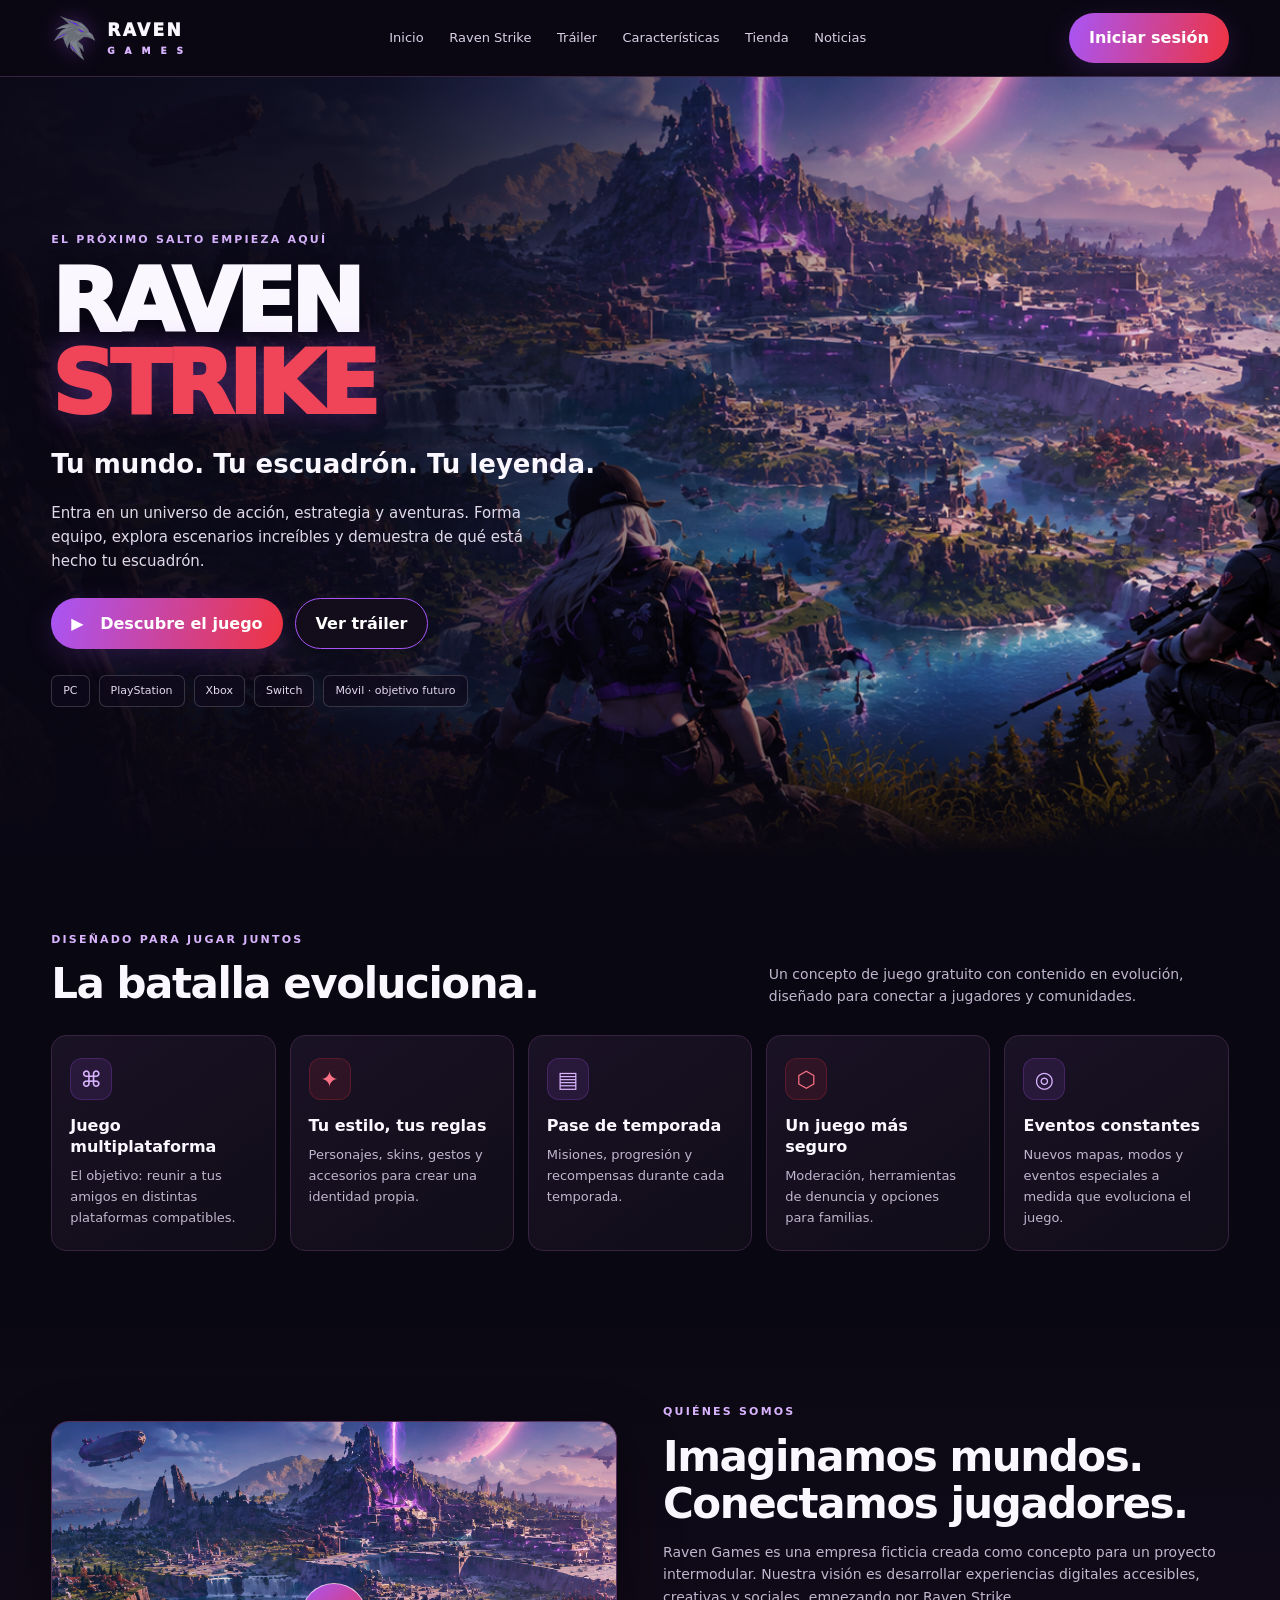
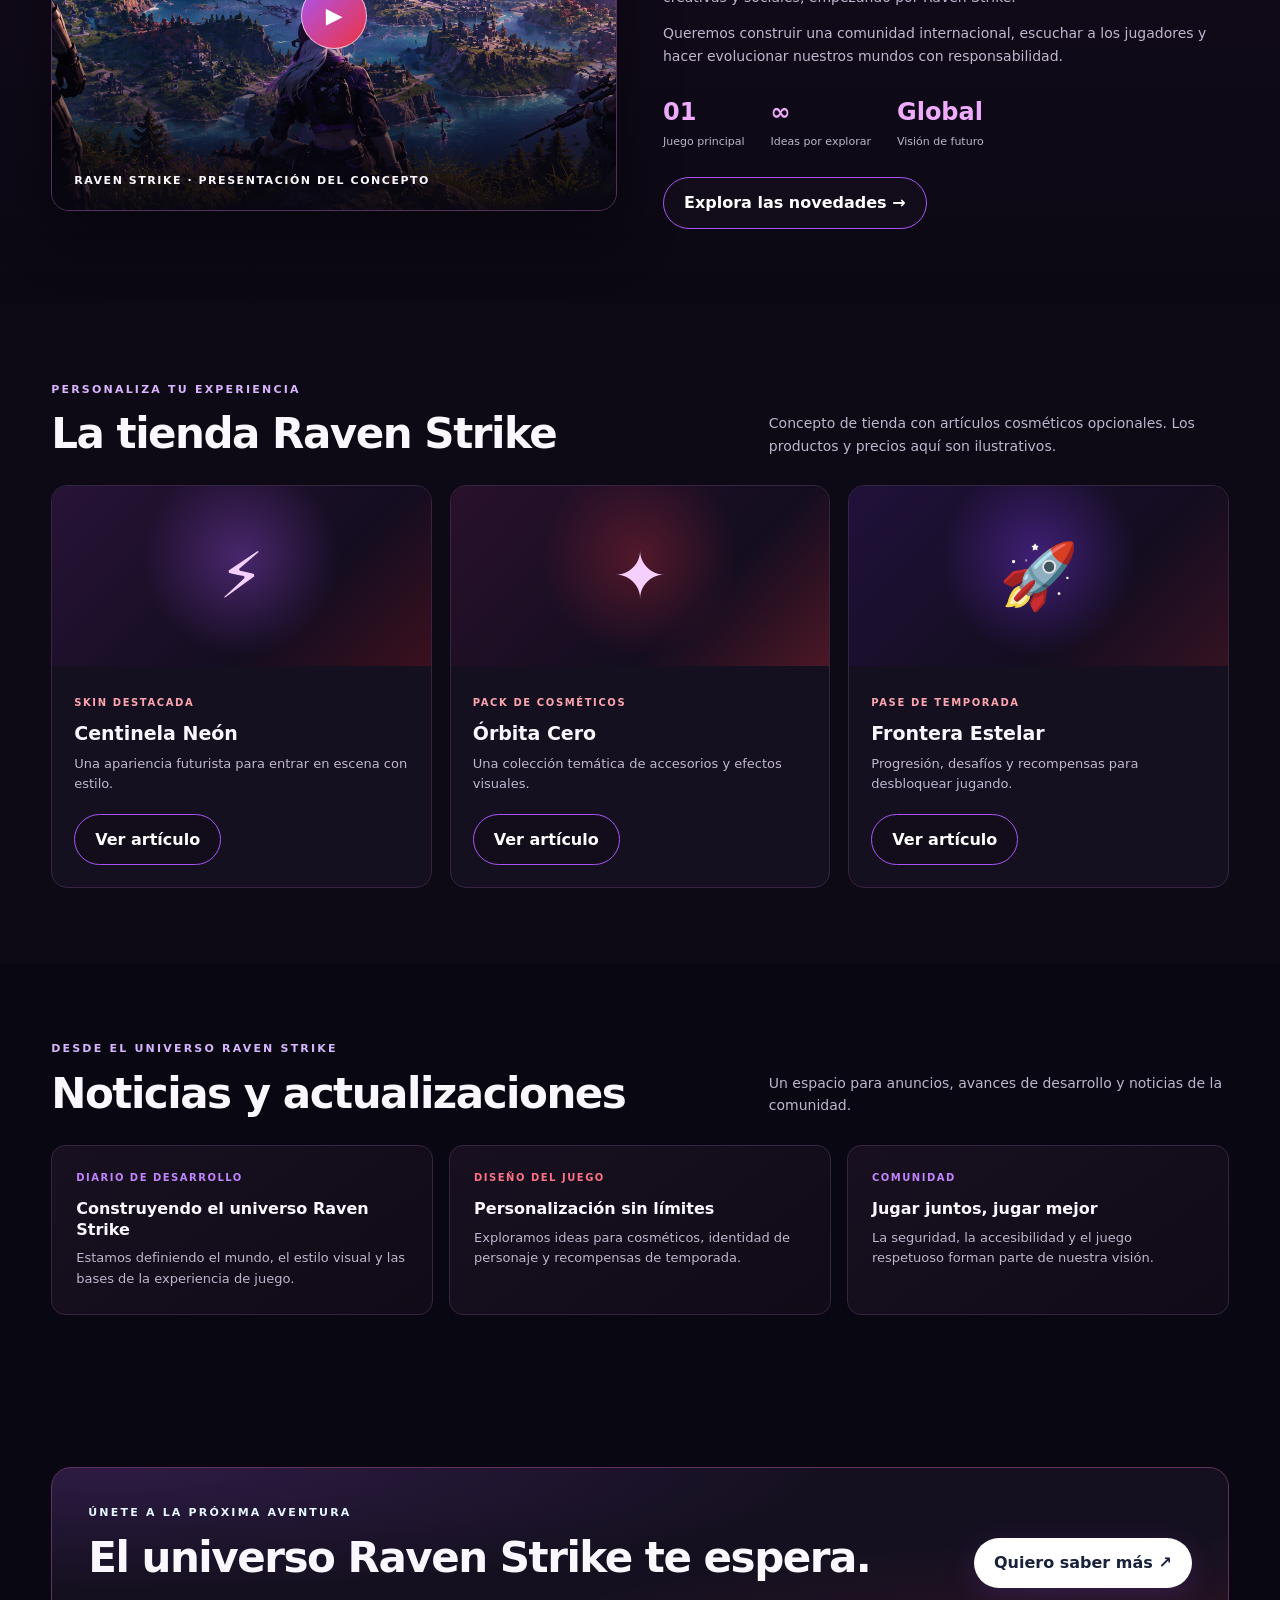
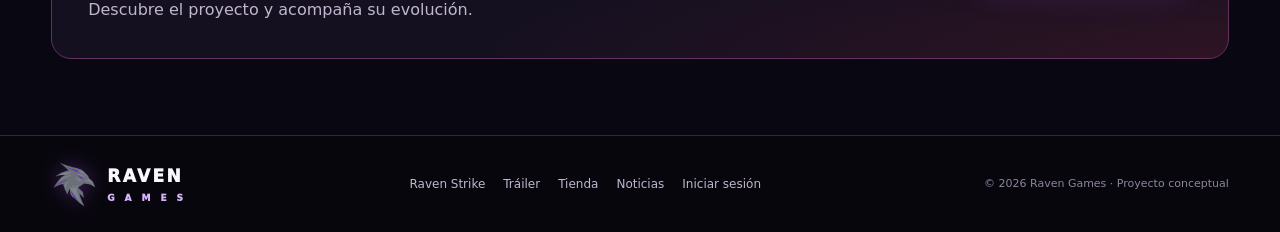
<file: index.html>
<!doctype html>
<html lang="es">
<head>
<meta charset="utf-8">
<meta name="viewport" content="width=device-width, initial-scale=1">
<meta name="description" content="Raven Games: descubre Raven Strike, el battle royale futurista gratuito.">
<title>Raven Games | Raven Strike</title>
<link rel="stylesheet" href="styles.css">
</head>
<body>
<header>
 <div class="wrap nav">
 <a class="brand" href="index.html#inicio" aria-label="Raven Games inicio"><img class="brand-logo" src="raven-logo.png" alt="Emblema original de Raven Games"><span>RAVEN<small>G A M E S</small></span></a>
  <nav class="links" id="navlinks">
   <a href="index.html#inicio">Inicio</a>
   <a href="raven-strike.html">Raven Strike</a>
   <a href="ravenstrike.mp4">Tráiler</a>
   <a href="#juego">Características</a>
   <a href="#tienda">Tienda</a>
   <a href="#noticias">Noticias</a>
  </nav>
  <a class="btn" href="login.html">Iniciar sesión</a>
  <button class="menu" aria-label="Abrir menú" onclick="document.getElementById('navlinks').classList.toggle('show')">☰</button>
 </div>
</header>
<main>
<section class="hero" id="inicio">
 <div class="wrap"><div class="hero-copy">
  <div class="eyebrow">El próximo salto empieza aquí</div>
  <h1>RAVEN <span>STRIKE</span></h1>
  <h2>Tu mundo. Tu escuadrón. Tu leyenda.</h2>
  <p>Entra en un universo de acción, estrategia y aventuras. Forma equipo, explora escenarios increíbles y demuestra de qué está hecho tu escuadrón.</p>
  <div class="actions"><a class="btn" href="raven-strike.html">▶ &nbsp; Descubre el juego</a><a class="btn secondary" href="raven-strike.html">Ver tráiler</a></div>
  <div class="platforms"><span>PC</span><span>PlayStation</span><span>Xbox</span><span>Switch</span><span>Móvil · objetivo futuro</span></div>
 </div></div>
</section>
<section id="juego">
 <div class="wrap">
  <div class="section-head"><div><div class="eyebrow">Diseñado para jugar juntos</div><h2>La batalla evoluciona.</h2></div><p>Un concepto de juego gratuito con contenido en evolución, diseñado para conectar a jugadores y comunidades.</p></div>
  <div class="features">
   <article class="feature"><div class="icon">⌘</div><h3>Juego multiplataforma</h3><p>El objetivo: reunir a tus amigos en distintas plataformas compatibles.</p></article>
   <article class="feature"><div class="icon">✦</div><h3>Tu estilo, tus reglas</h3><p>Personajes, skins, gestos y accesorios para crear una identidad propia.</p></article>
   <article class="feature"><div class="icon">▤</div><h3>Pase de temporada</h3><p>Misiones, progresión y recompensas durante cada temporada.</p></article>
   <article class="feature"><div class="icon">⬡</div><h3>Un juego más seguro</h3><p>Moderación, herramientas de denuncia y opciones para familias.</p></article>
   <article class="feature"><div class="icon">◎</div><h3>Eventos constantes</h3><p>Nuevos mapas, modos y eventos especiales a medida que evoluciona el juego.</p></article>
  </div>
 </div>
</section>
<section id="empresa">
 <div class="wrap about-grid">
  <div class="preview"><a class="play" aria-label="Ver tráiler de Raven Strike" href="ravenstrike.mp4" style="display:grid;place-items:center;text-decoration:none">▶</a><div class="preview-label">RAVEN STRIKE · PRESENTACIÓN DEL CONCEPTO</div></div>
  <div class="about"><div class="eyebrow">Quiénes somos</div><h2>Imaginamos mundos.<br>Conectamos jugadores.</h2><p>Raven Games es una empresa ficticia creada como concepto para un proyecto intermodular. Nuestra visión es desarrollar experiencias digitales accesibles, creativas y sociales, empezando por Raven Strike.</p><p>Queremos construir una comunidad internacional, escuchar a los jugadores y hacer evolucionar nuestros mundos con responsabilidad.</p><div class="stats"><div><strong>01</strong><span>Juego principal</span></div><div><strong>∞</strong><span>Ideas por explorar</span></div><div><strong>Global</strong><span>Visión de futuro</span></div></div><a class="btn secondary" href="#noticias">Explora las novedades →</a></div>
 </div>
</section>
<section class="shop" id="tienda">
 <div class="wrap">
  <div class="section-head"><div><div class="eyebrow">Personaliza tu experiencia</div><h2>La tienda Raven Strike</h2></div><p>Concepto de tienda con artículos cosméticos opcionales. Los productos y precios aquí son ilustrativos.</p></div>
  <div class="cards">
   <article class="item"><div class="item-art">⚡</div><div class="item-body"><small>SKIN DESTACADA</small><h3>Centinela Neón</h3><p>Una apariencia futurista para entrar en escena con estilo.</p><button class="btn secondary" onclick="openModal('shop')">Ver artículo</button></div></article>
   <article class="item"><div class="item-art">✦</div><div class="item-body"><small>PACK DE COSMÉTICOS</small><h3>Órbita Cero</h3><p>Una colección temática de accesorios y efectos visuales.</p><button class="btn secondary" onclick="openModal('shop')">Ver artículo</button></div></article>
   <article class="item"><div class="item-art">🚀</div><div class="item-body"><small>PASE DE TEMPORADA</small><h3>Frontera Estelar</h3><p>Progresión, desafíos y recompensas para desbloquear jugando.</p><button class="btn secondary" onclick="openModal('shop')">Ver artículo</button></div></article>
  </div>
 </div>
</section>
<section id="noticias">
 <div class="wrap">
  <div class="section-head"><div><div class="eyebrow">Desde el universo Raven Strike</div><h2>Noticias y actualizaciones</h2></div><p>Un espacio para anuncios, avances de desarrollo y noticias de la comunidad.</p></div>
  <div class="news-grid">
   <article class="news"><time>DIARIO DE DESARROLLO</time><h3>Construyendo el universo Raven Strike</h3><p>Estamos definiendo el mundo, el estilo visual y las bases de la experiencia de juego.</p></article>
   <article class="news"><time>DISEÑO DEL JUEGO</time><h3>Personalización sin límites</h3><p>Exploramos ideas para cosméticos, identidad de personaje y recompensas de temporada.</p></article>
   <article class="news"><time>COMUNIDAD</time><h3>Jugar juntos, jugar mejor</h3><p>La seguridad, la accesibilidad y el juego respetuoso forman parte de nuestra visión.</p></article>
  </div>
 </div>
</section>
<section id="comunidad"><div class="wrap"><div class="cta"><div><div class="eyebrow" style="color:#e4f7ff">Únete a la próxima aventura</div><h2>El universo Raven Strike te espera.</h2><p>Descubre el proyecto y acompaña su evolución.</p></div><button class="btn" style="background:#fff;color:#18223b" onclick="openModal('community')">Quiero saber más ↗</button></div></div></section>
</main>
<footer>
 <div class="wrap foot">
  <a class="brand" href="index.html#inicio">
   <img class="brand-logo" src="raven-logo.png" alt="Emblema original de Raven Games">
   <span>RAVEN<small>G A M E S</small></span>
  </a>
  <div class="foot-links">
   <a href="raven-strike.html">Raven Strike</a>
   <a href="raven-strike.html#trailer">Tráiler</a>
   <a href="#tienda">Tienda</a>
   <a href="#noticias">Noticias</a>
   <a href="login.html">Iniciar sesión</a>
  </div>
  <span>© 2026 Raven Games · Proyecto conceptual</span>
 </div>
</footer>
<div class="modal" id="modal" role="dialog" aria-modal="true" aria-labelledby="modalTitle" onclick="if(event.target===this)closeModal()"><div class="modal-card"><button class="close" aria-label="Cerrar" onclick="closeModal()">×</button><div id="modalContent"></div></div></div>
<script src="script.js"></script>
</body>
</html>
</file>
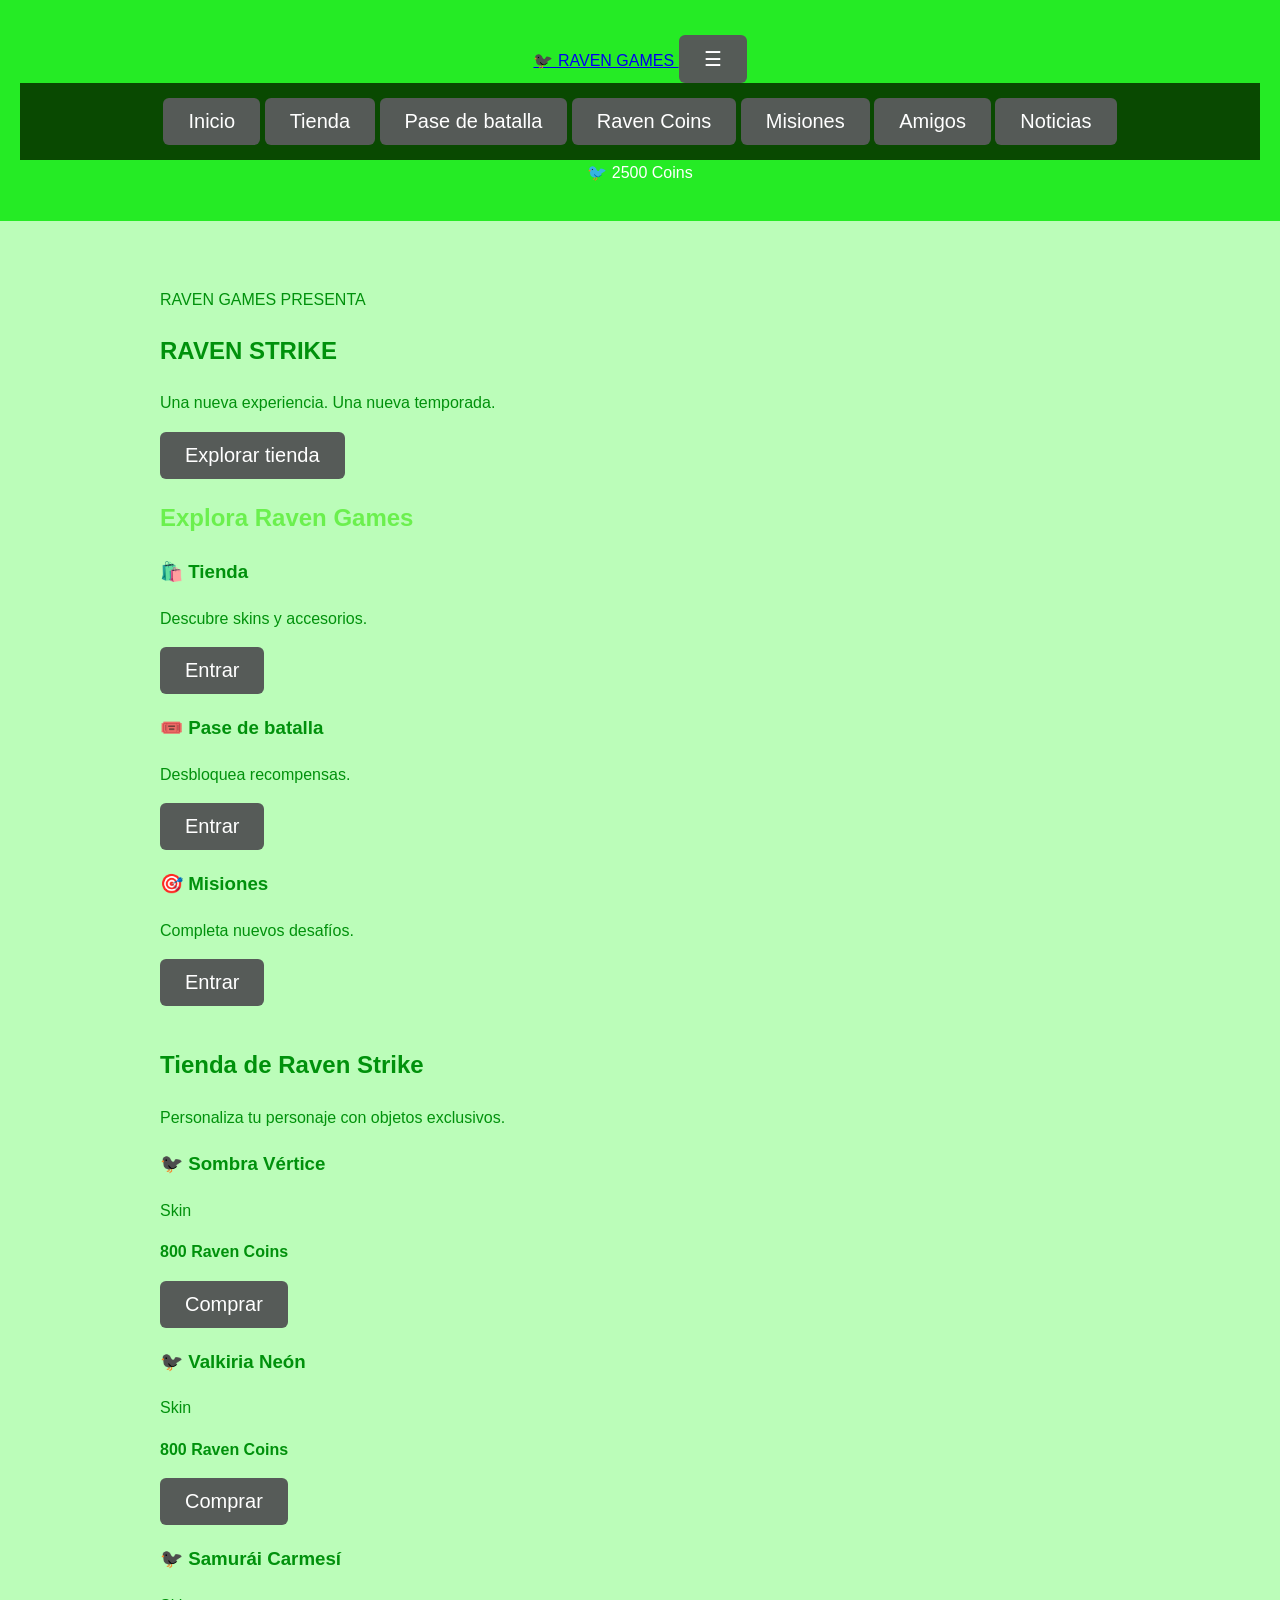
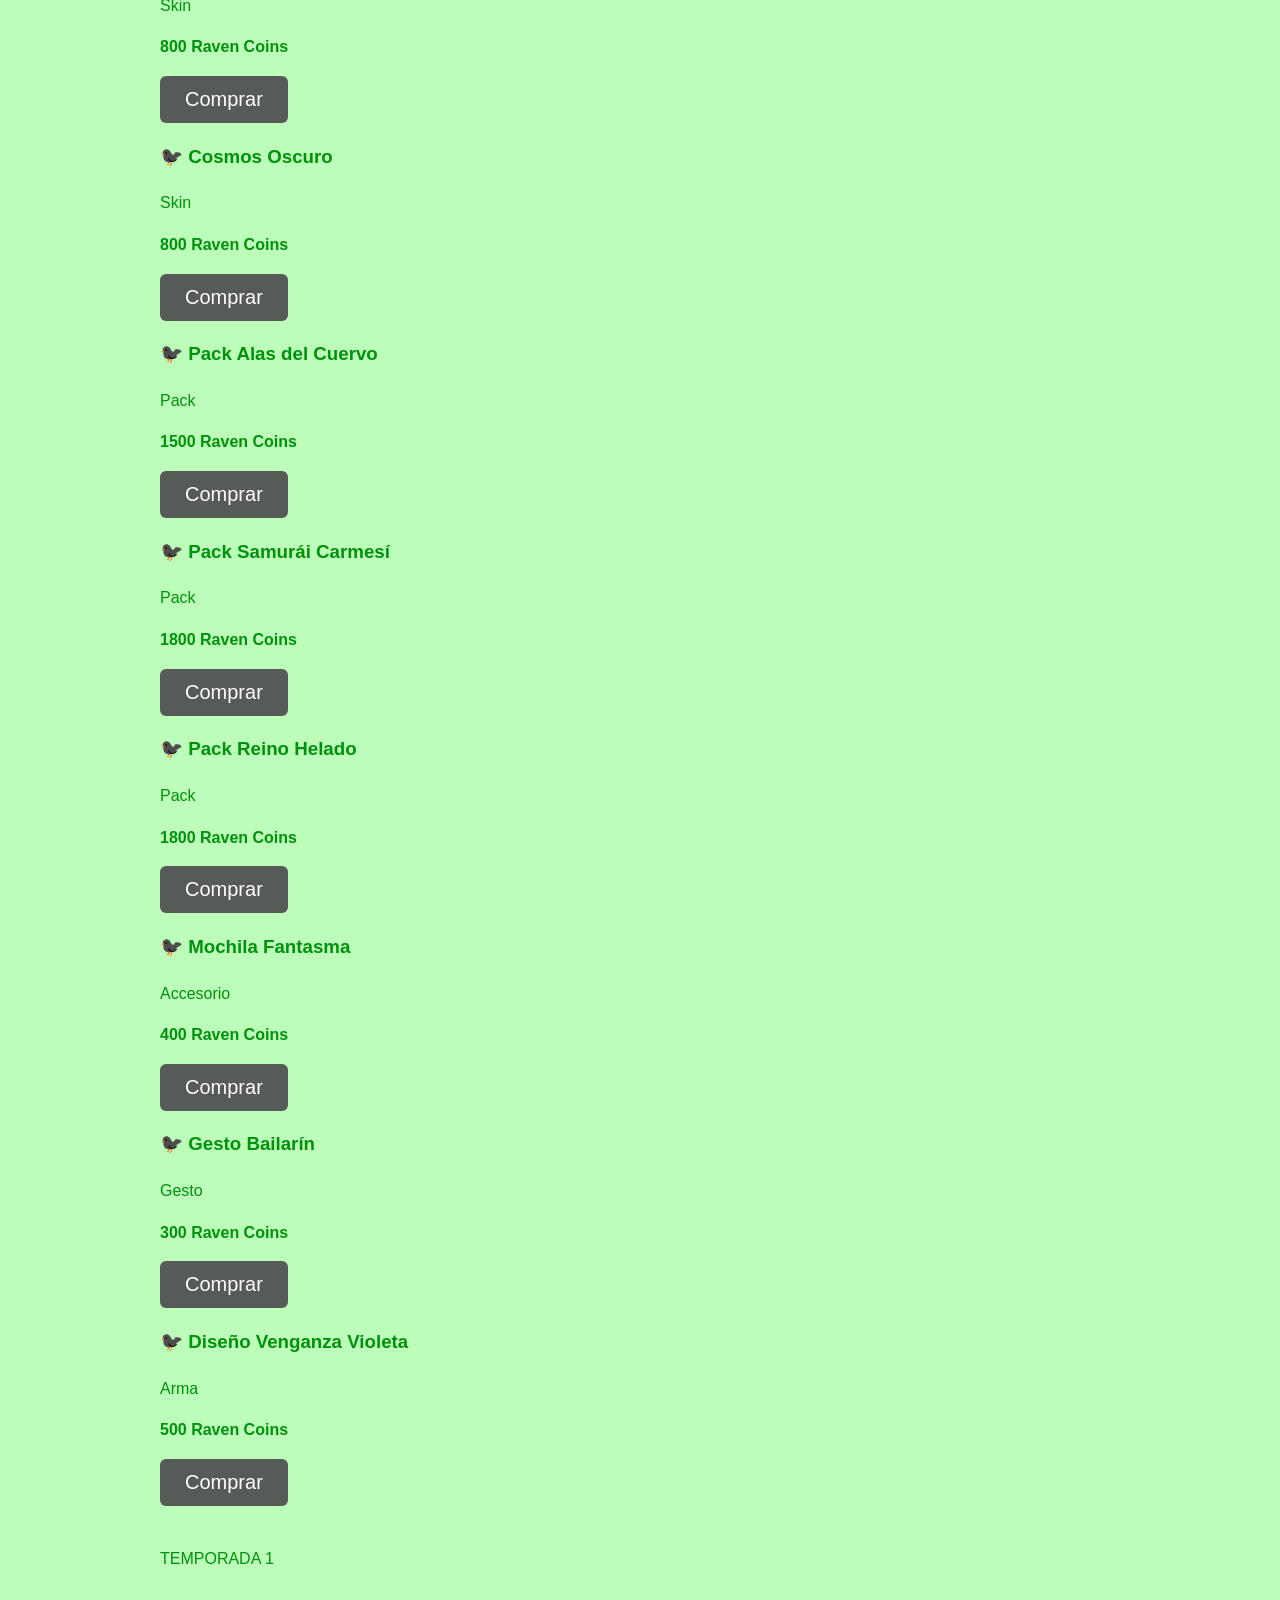
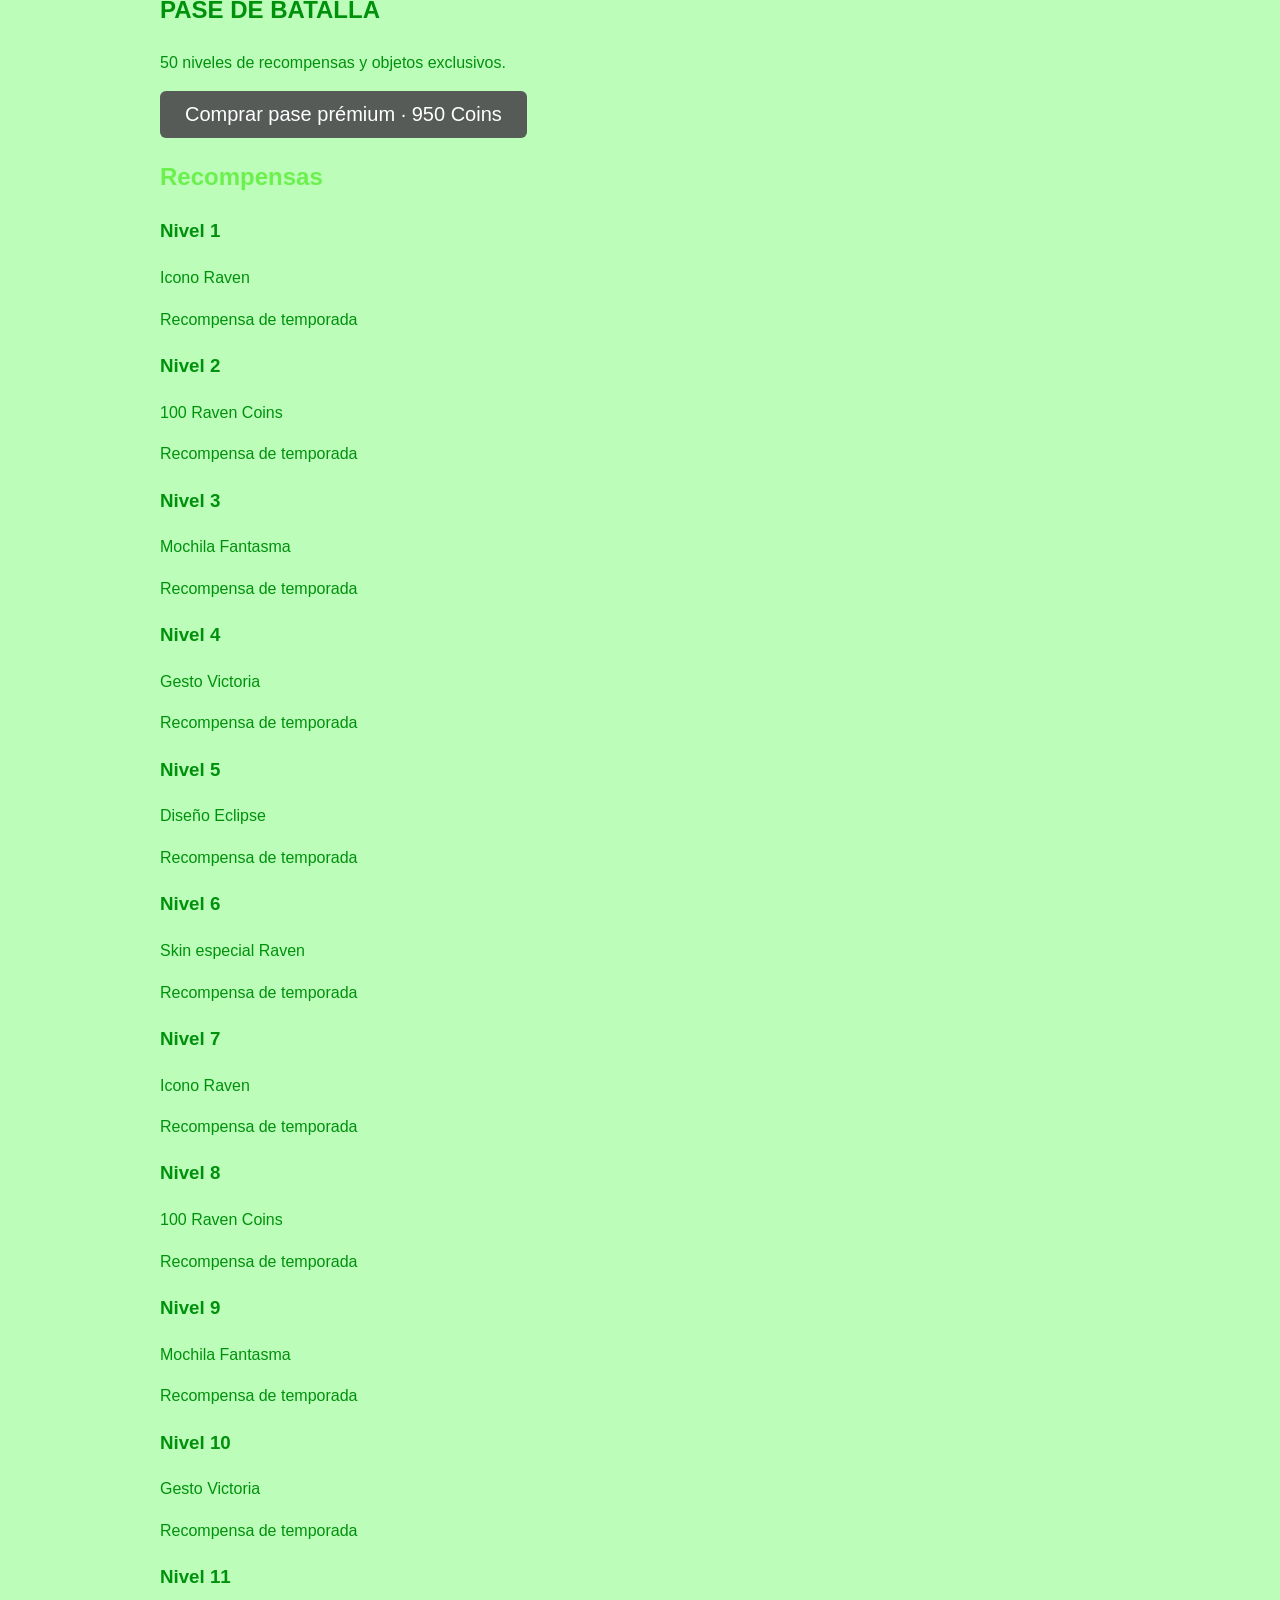
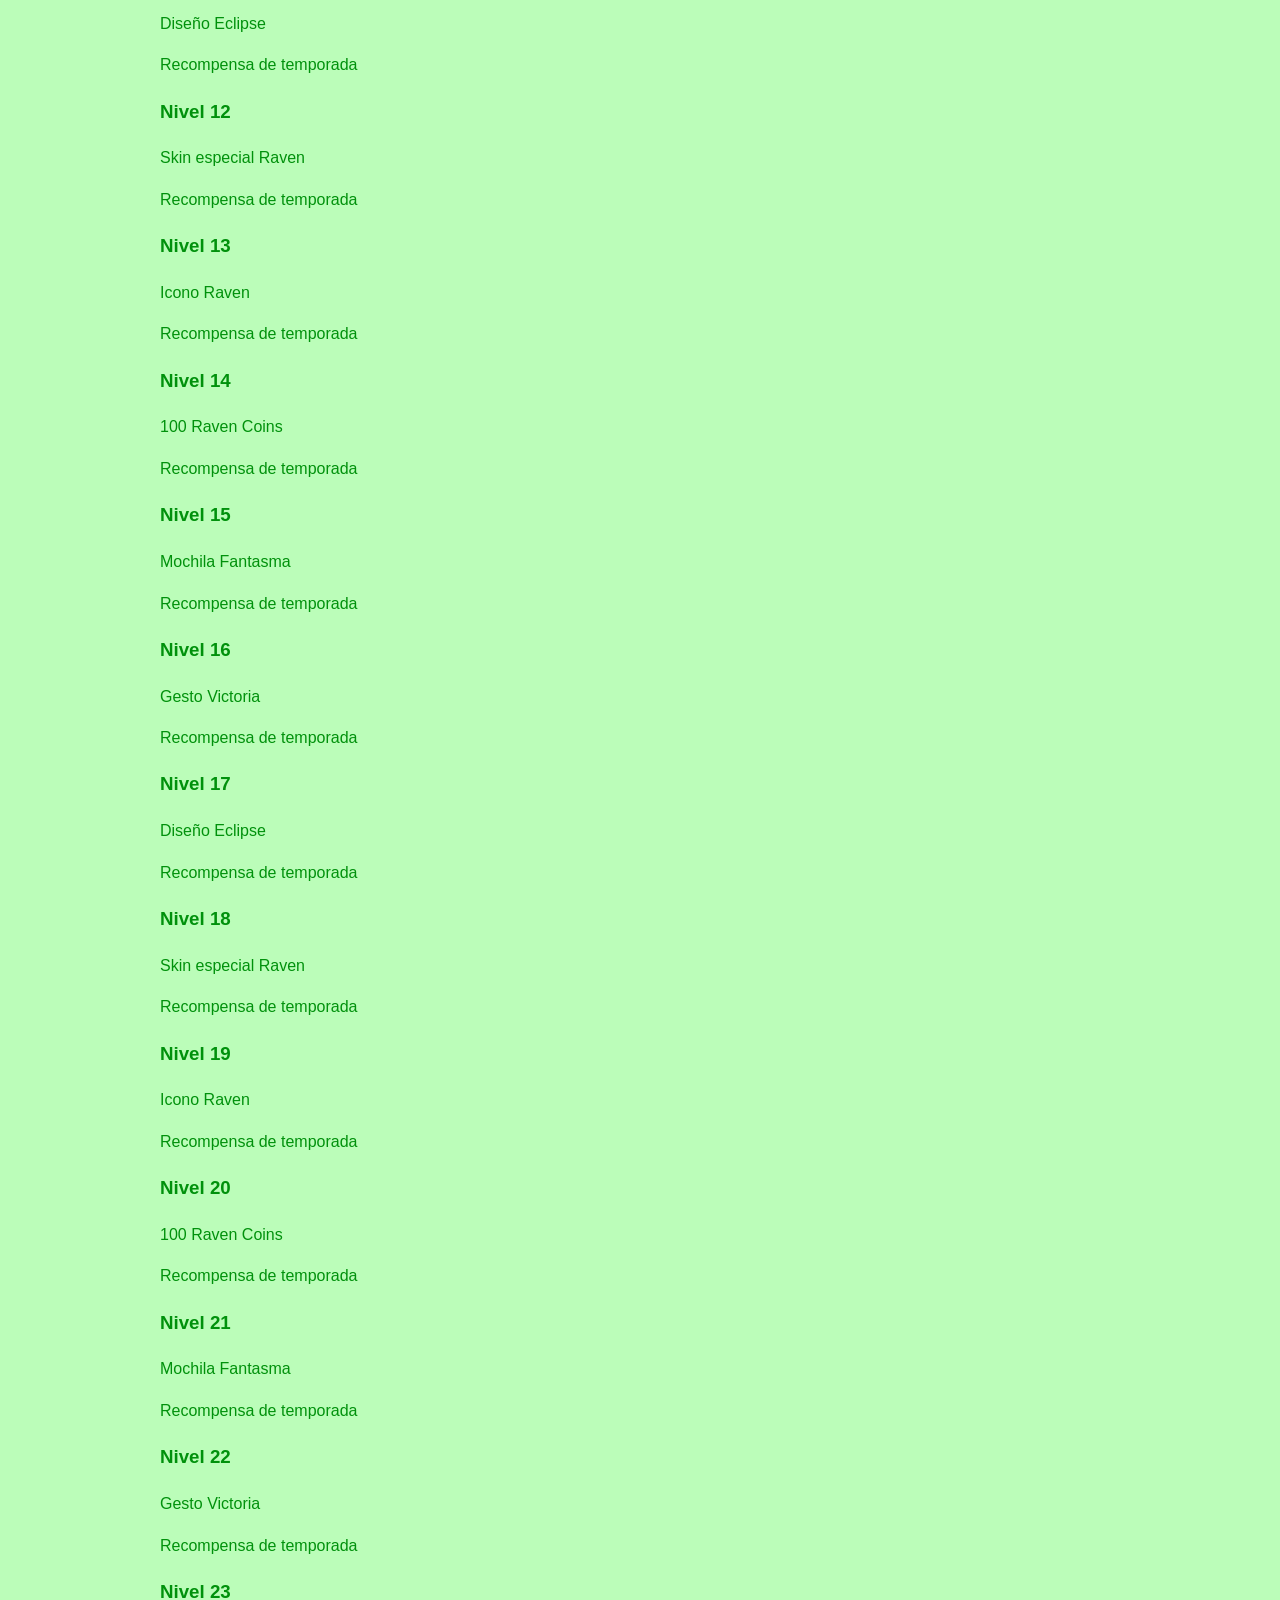
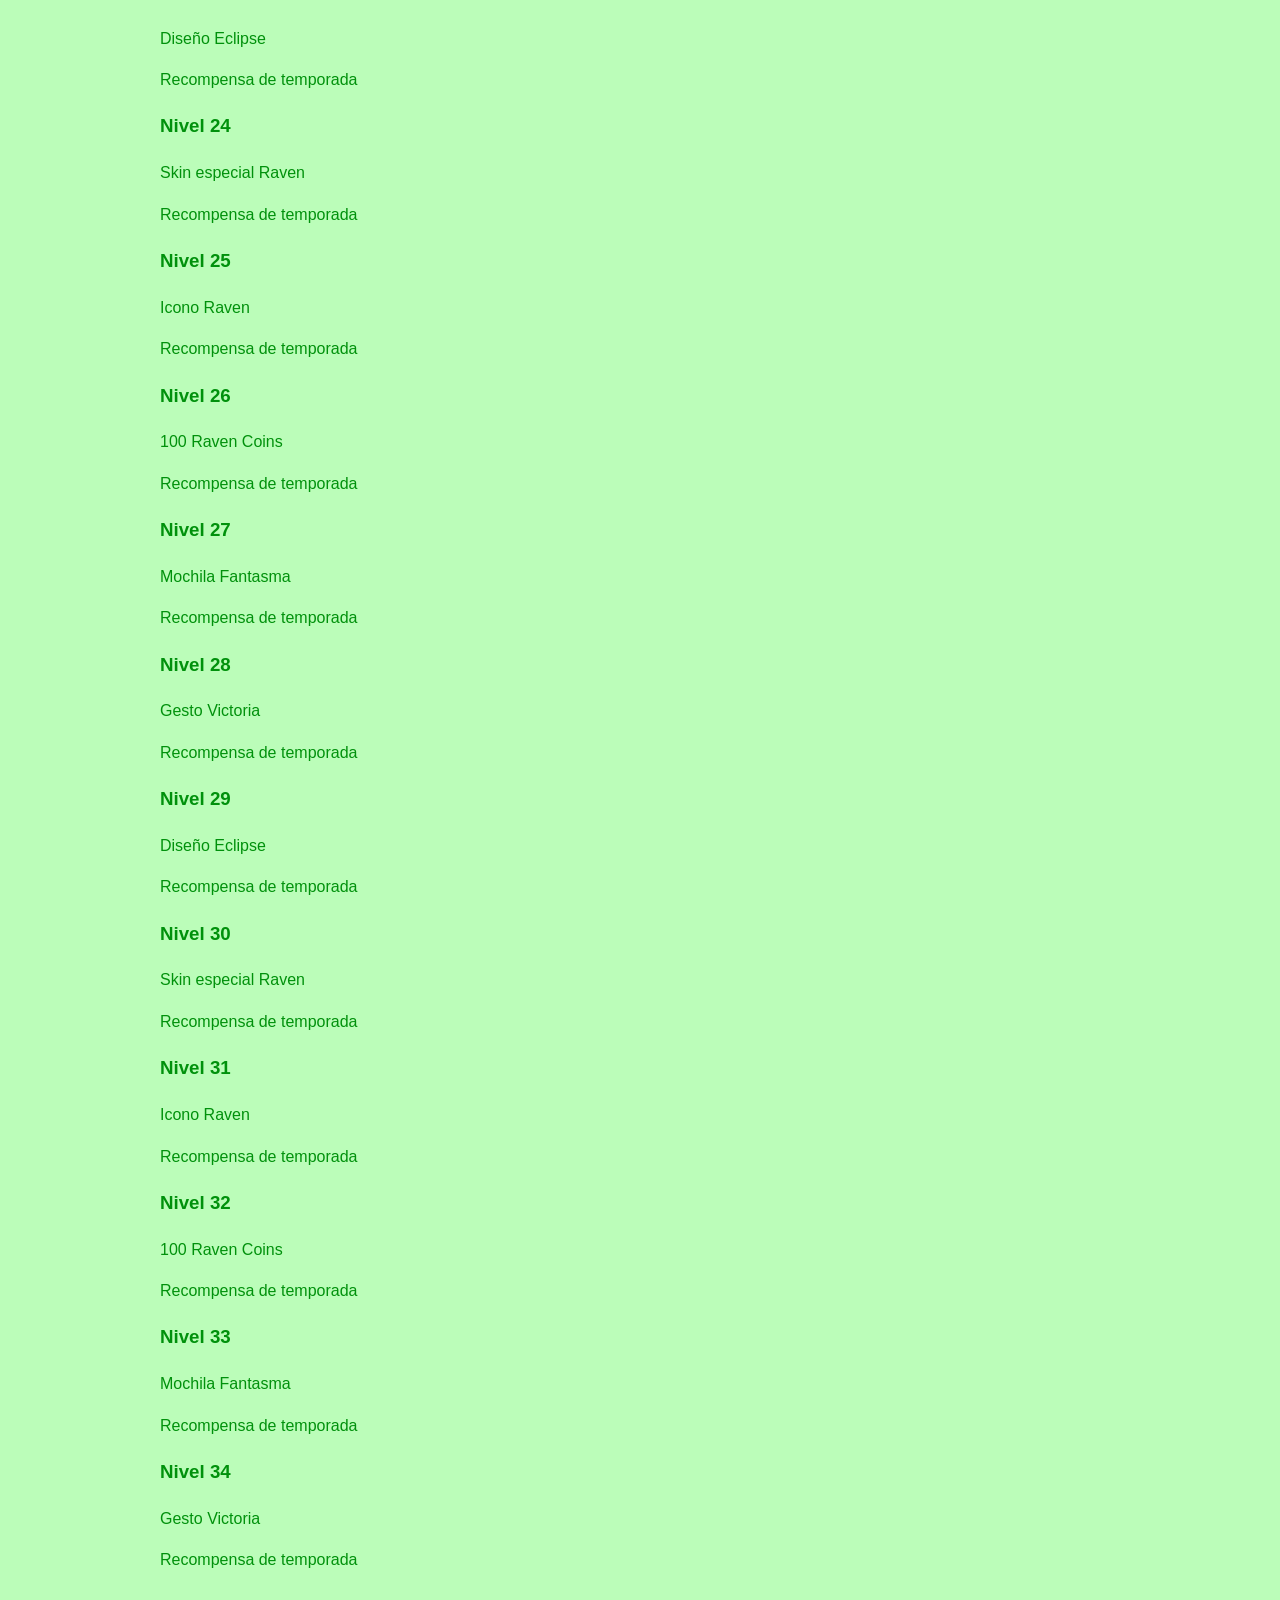
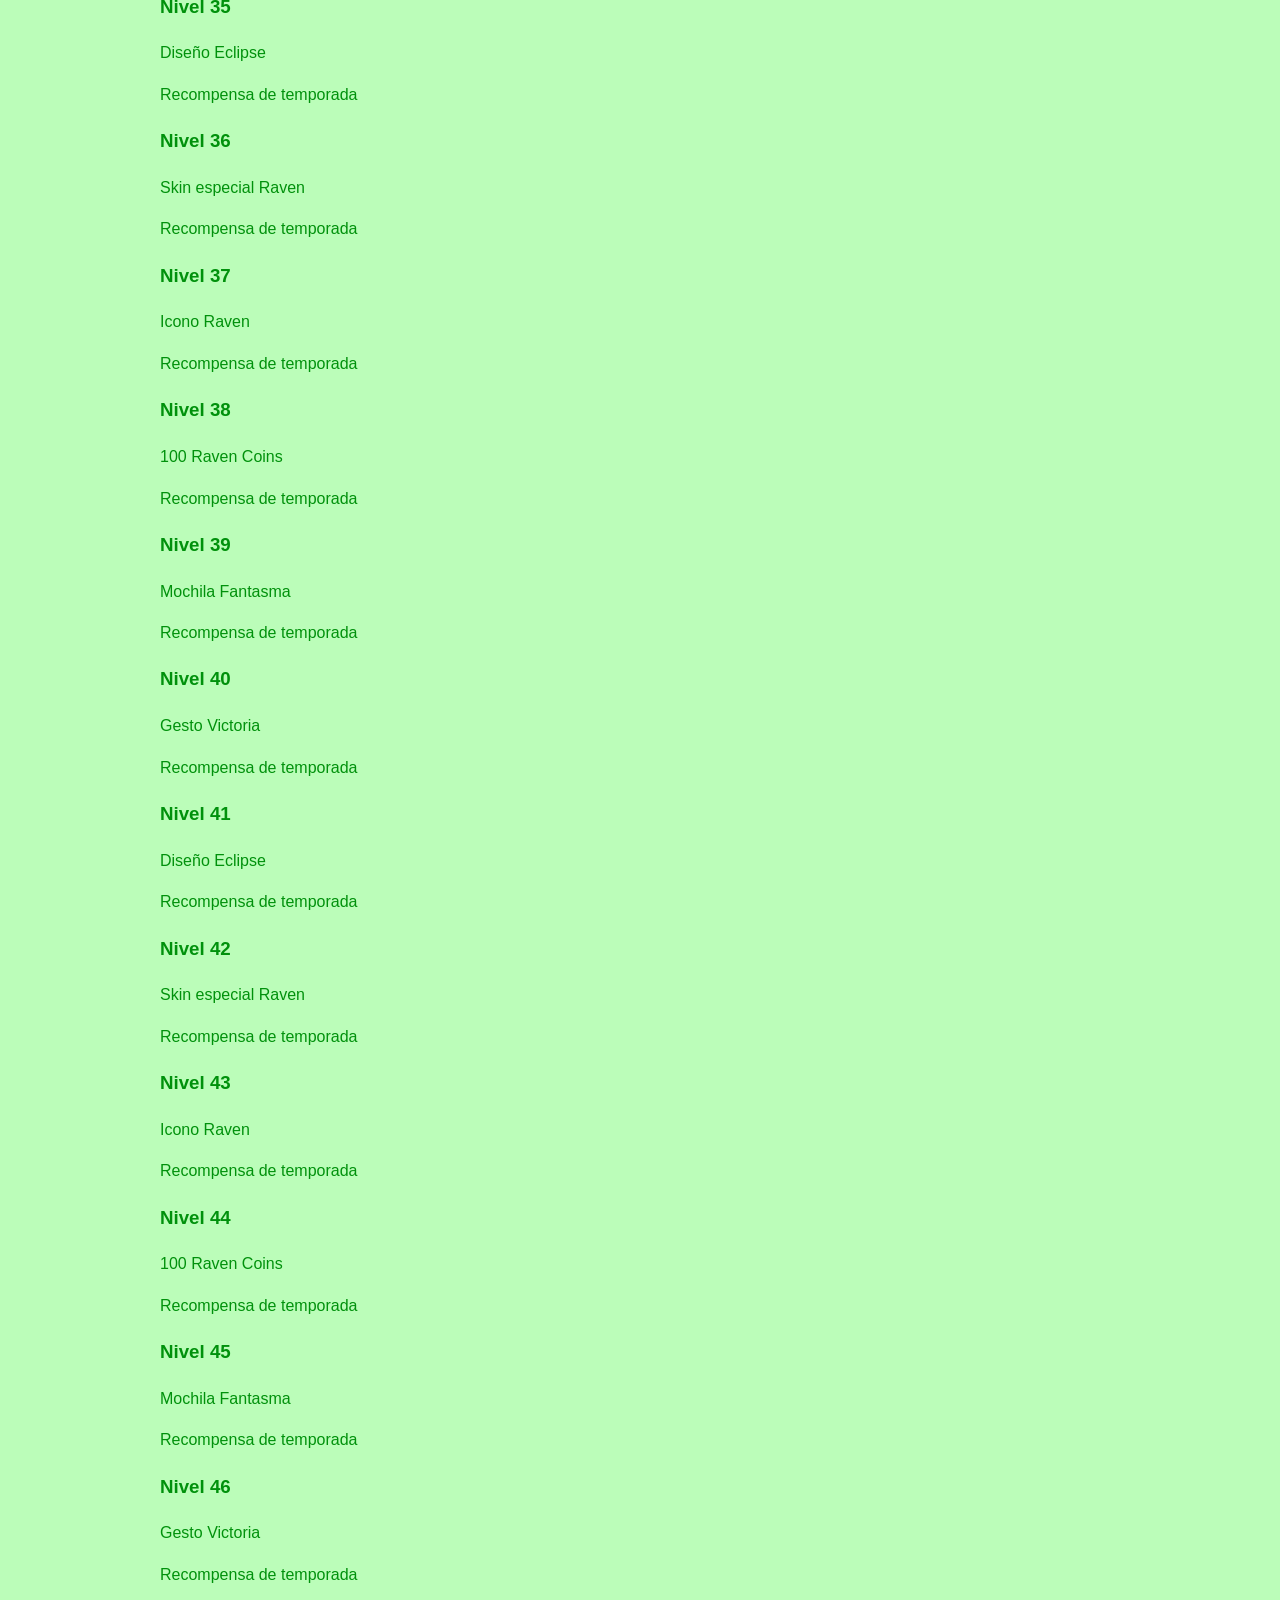
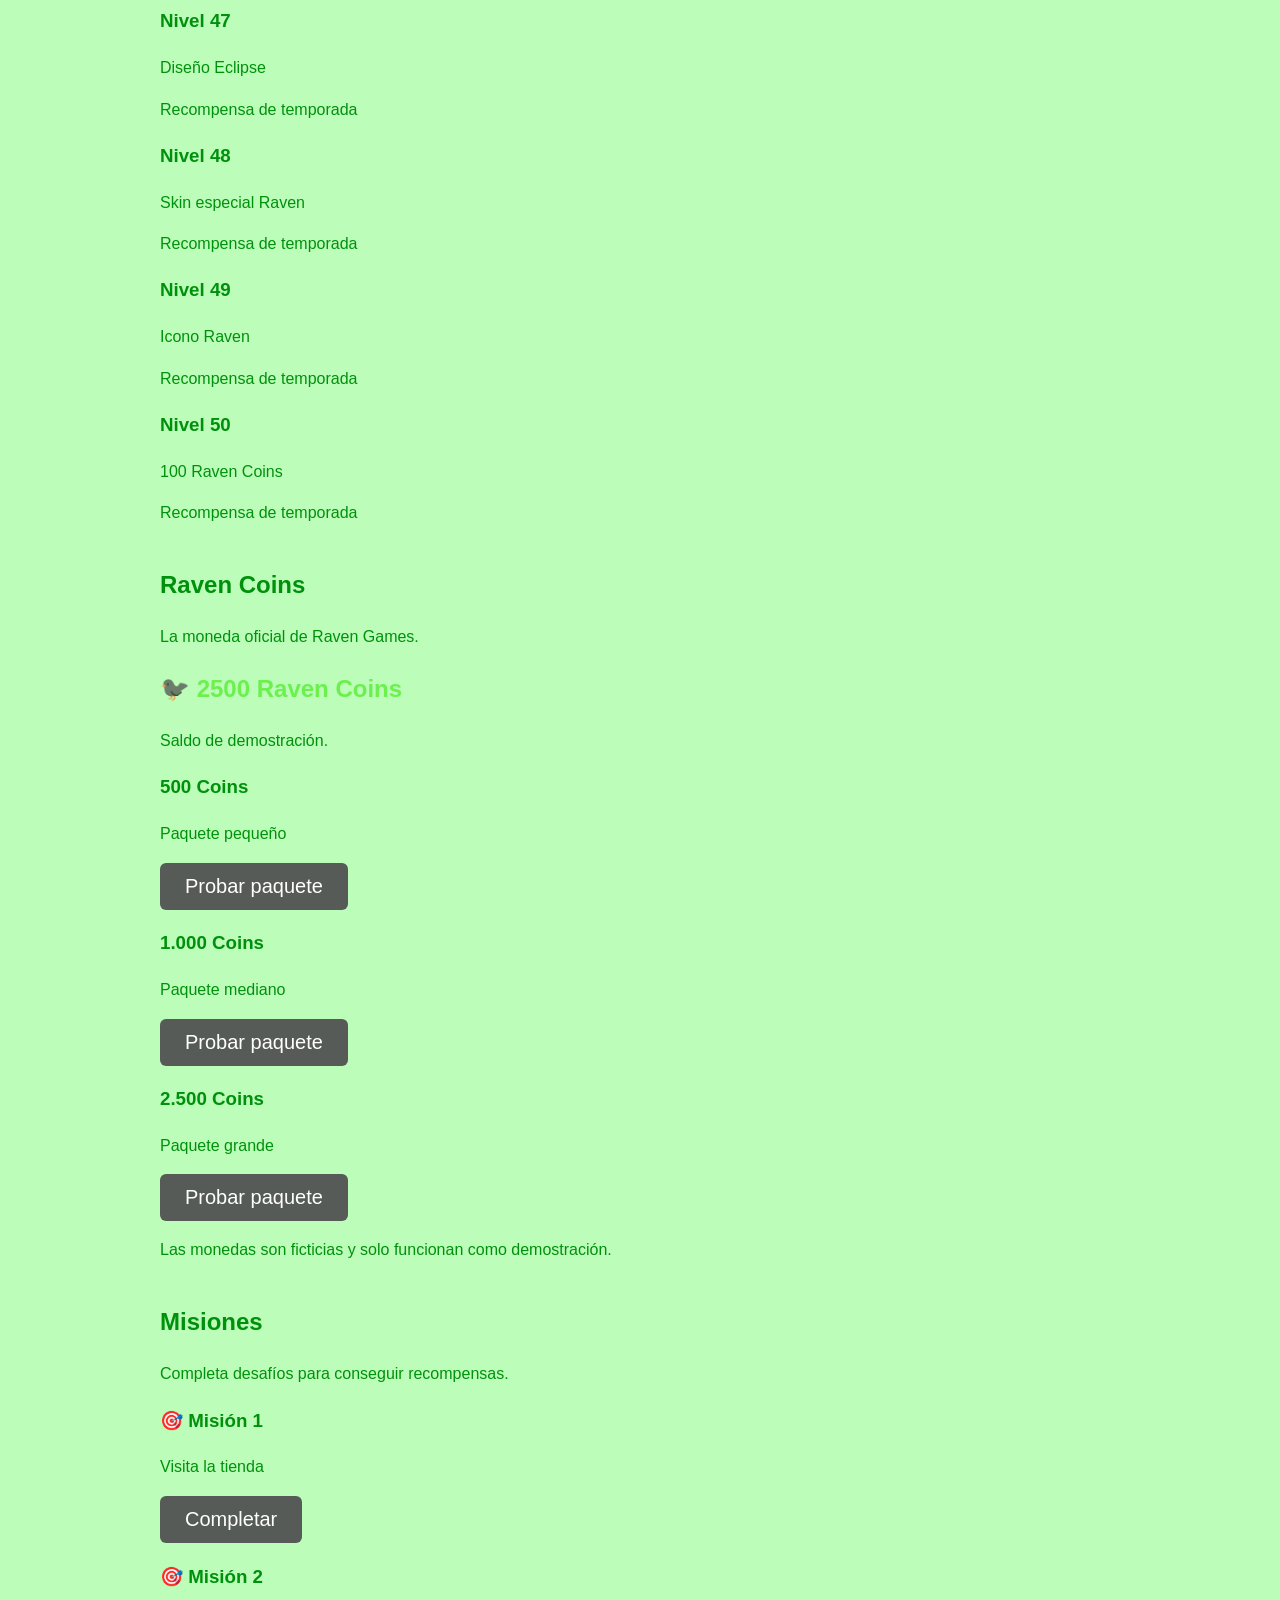
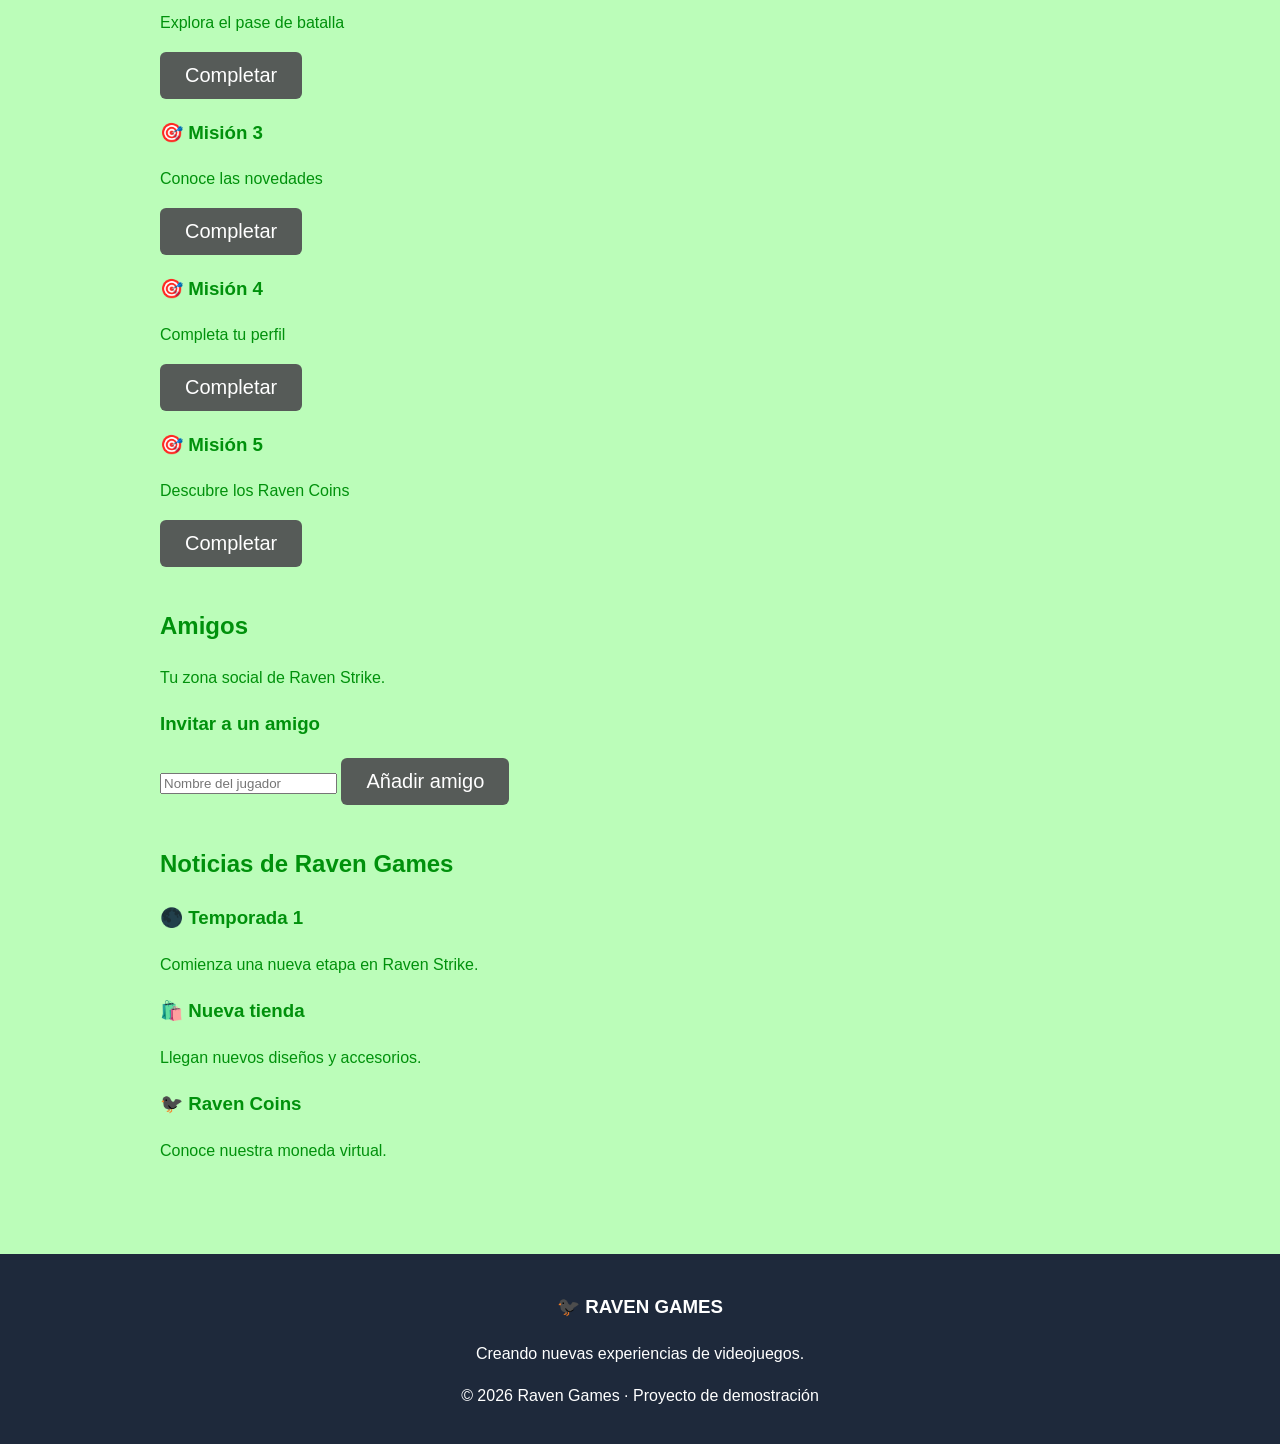
<file: caracteristicas.html>
<!DOCTYPE html>
<html lang="es">
<head>
  <meta charset="UTF-8">
  <meta name="viewport" content="width=device-width, initial-scale=1.0">
  <title>Raven Games</title>
  <link rel="stylesheet" href="style.css">
</head>
<body>

<header class="header">
  <a class="logo" href="#" onclick="showPage('inicio')">
    🐦‍⬛ RAVEN GAMES
  </a>

  <button class="menu-button" onclick="toggleMenu()">☰</button>

  <nav id="navigation">
    <button onclick="showPage('inicio')">Inicio</button>
    <button onclick="showPage('tienda')">Tienda</button>
    <button onclick="showPage('pase')">Pase de batalla</button>
    <button onclick="showPage('coins')">Raven Coins</button>
    <button onclick="showPage('misiones')">Misiones</button>
    <button onclick="showPage('amigos')">Amigos</button>
    <button onclick="showPage('noticias')">Noticias</button>
  </nav>

  <div class="wallet">
    🐦 <span id="balance">2500</span> Coins
  </div>
</header>

<main>

<section id="inicio" class="page active">
  <div class="hero">
    <p class="eyebrow">RAVEN GAMES PRESENTA</p>
    <h1>RAVEN STRIKE</h1>
    <p>Una nueva experiencia. Una nueva temporada.</p>
    <button class="primary" onclick="showPage('tienda')">
      Explorar tienda
    </button>
  </div>

  <h2>Explora Raven Games</h2>
  <div class="cards">
    <article class="card">
      <h3>🛍️ Tienda</h3>
      <p>Descubre skins y accesorios.</p>
      <button onclick="showPage('tienda')">Entrar</button>
    </article>
    <article class="card">
      <h3>🎟️ Pase de batalla</h3>
      <p>Desbloquea recompensas.</p>
      <button onclick="showPage('pase')">Entrar</button>
    </article>
    <article class="card">
      <h3>🎯 Misiones</h3>
      <p>Completa nuevos desafíos.</p>
      <button onclick="showPage('misiones')">Entrar</button>
    </article>
  </div>
</section>

<section id="tienda" class="page">
  <h1>Tienda de Raven Strike</h1>
  <p>Personaliza tu personaje con objetos exclusivos.</p>
  <div id="shop-products" class="cards"></div>
</section>

<section id="pase" class="page">
  <div class="hero small-hero">
    <p class="eyebrow">TEMPORADA 1</p>
    <h1>PASE DE BATALLA</h1>
    <p>50 niveles de recompensas y objetos exclusivos.</p>
    <button class="primary" onclick="buyPass()">Comprar pase prémium · 950 Coins</button>
  </div>

  <h2>Recompensas</h2>
  <div id="rewards" class="cards"></div>
</section>

<section id="coins" class="page">
  <h1>Raven Coins</h1>
  <p>La moneda oficial de Raven Games.</p>
  <div class="hero small-hero">
    <h2>🐦‍⬛ <span id="coin-balance">2500</span> Raven Coins</h2>
    <p>Saldo de demostración.</p>
  </div>
  <div class="cards">
    <article class="card">
      <h3>500 Coins</h3>
      <p>Paquete pequeño</p>
      <button onclick="demoCoins(500)">Probar paquete</button>
    </article>
    <article class="card">
      <h3>1.000 Coins</h3>
      <p>Paquete mediano</p>
      <button onclick="demoCoins(1000)">Probar paquete</button>
    </article>
    <article class="card">
      <h3>2.500 Coins</h3>
      <p>Paquete grande</p>
      <button onclick="demoCoins(2500)">Probar paquete</button>
    </article>
  </div>
  <p class="notice">Las monedas son ficticias y solo funcionan como demostración.</p>
</section>

<section id="misiones" class="page">
  <h1>Misiones</h1>
  <p>Completa desafíos para conseguir recompensas.</p>
  <div id="mission-list" class="cards"></div>
</section>

<section id="amigos" class="page">
  <h1>Amigos</h1>
  <p>Tu zona social de Raven Strike.</p>
  <div class="card">
    <h3>Invitar a un amigo</h3>
    <input id="friend-name" placeholder="Nombre del jugador">
    <button onclick="addFriend()">Añadir amigo</button>
  </div>
  <div id="friend-list" class="cards"></div>
</section>

<section id="noticias" class="page">
  <h1>Noticias de Raven Games</h1>
  <div class="cards">
    <article class="card">
      <h3>🌑 Temporada 1</h3>
      <p>Comienza una nueva etapa en Raven Strike.</p>
    </article>
    <article class="card">
      <h3>🛍️ Nueva tienda</h3>
      <p>Llegan nuevos diseños y accesorios.</p>
    </article>
    <article class="card">
      <h3>🐦‍⬛ Raven Coins</h3>
      <p>Conoce nuestra moneda virtual.</p>
    </article>
  </div>
</section>

</main>

<footer>
  <h3>🐦‍⬛ RAVEN GAMES</h3>
  <p>Creando nuevas experiencias de videojuegos.</p>
  <p>© 2026 Raven Games · Proyecto de demostración</p>
</footer>

<script src="script.js"></script>
</body>
</html>
</file>
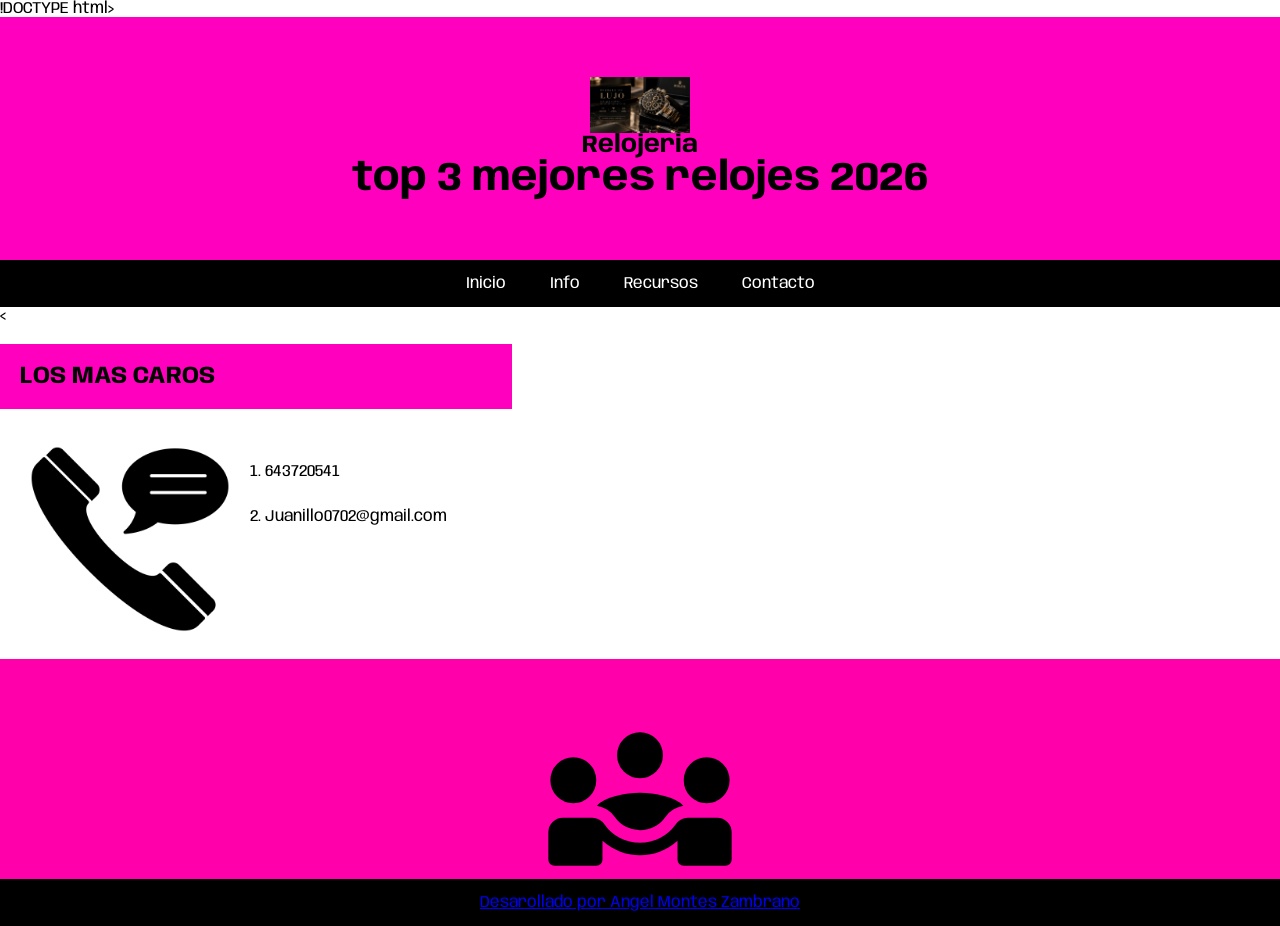
<file: contacto.html>
!DOCTYPE html>
<html lang="es">
<head>
    <meta charset="UTF-8">
    <meta http-equiv="X-UA-Compatible" content="IE=edge">
    <meta name="viewport" content="width=device-width, initial-scale=1.0">
    <title>Relojes</title>
    <link rel="stylesheet" href="estilos.css">
</head>
<body>
    <header>
        <img src="angel quejon.png" width="100" >
        <h2>Relojeria</h2>
        <h1>top 3 mejores relojes 2026</h1>
    </header>
    <nav>
        <a href="index.html">Inicio</a>
        <a href="info.html">Info</a>
        <a href="Recursos.html">Recursos</a>
        <a href="contacto.html">Contacto</a>
    </nav>
    <main>
        <
            
            </div>
        </article>

        <article>
            <h2>LOS MAS CAROS</h2>
            <div class="contenido">
                <img src="feo.png">
                <p>1. 643720541</p>
                <p>2. Juanillo0702@gmail.com</p>
                <p></p> 
            </div>
        </article>
        <div class="info">
            <p></p>
            <img src="person.svg" alt="circulo">
        </div>
    </main>
    <footer> <a href="https://genevecompany.com/es/collections/relojes-de-luxo-por-mas-de-10000?srsltid=AU7gw4UjgQTVRzth_mqQdnmKPQZbU4JE40KEyoi5WibH7dbmZO3acHP0"
        <p>Desarollado por Angel Montes Zambrano</h3></footer>
</body>
</html>
</file>
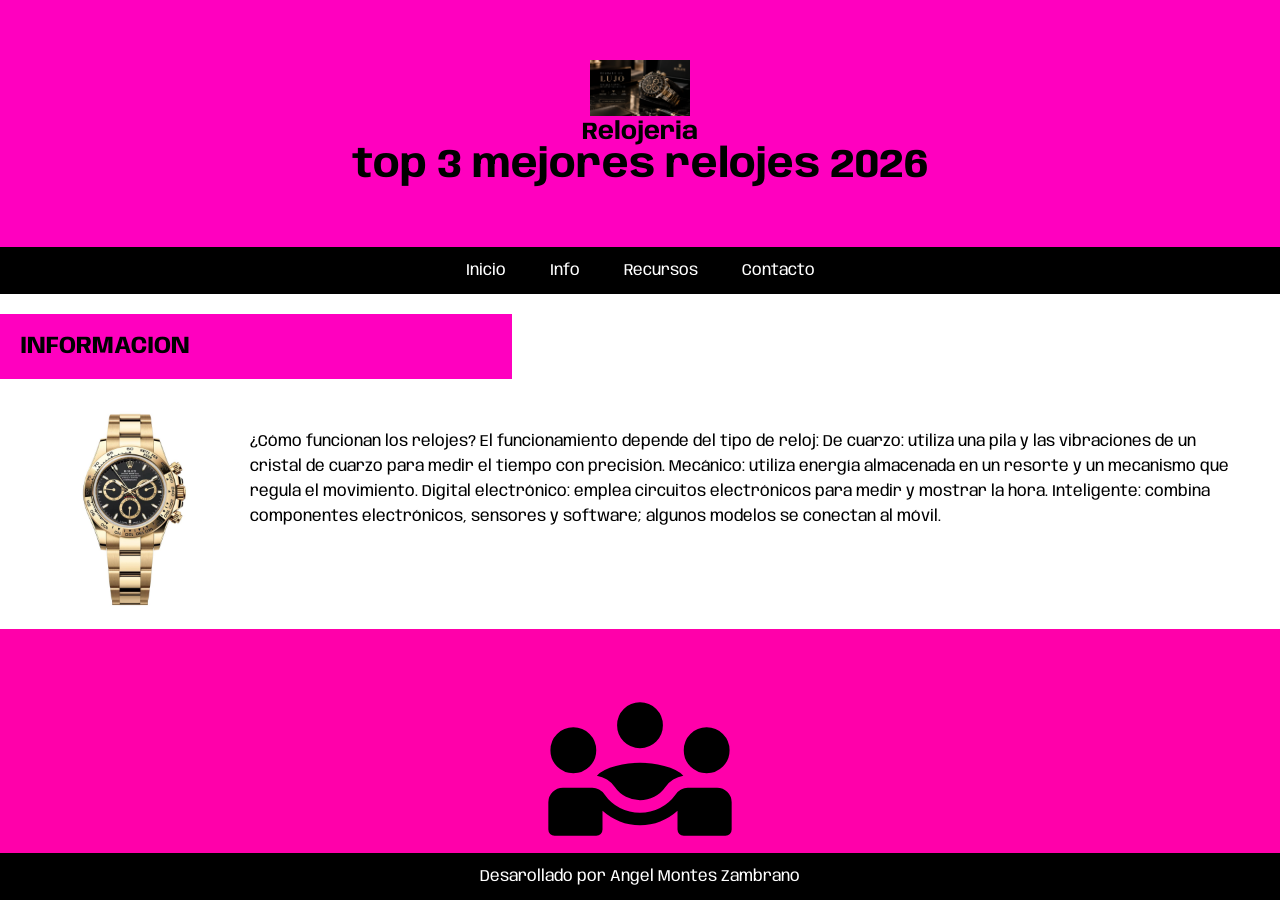
<file: info.html>
<!DOCTYPE html>
<html lang="es">
<head>
    <meta charset="UTF-8">
    <meta http-equiv="X-UA-Compatible" content="IE=edge">
    <meta name="viewport" content="width=device-width, initial-scale=1.0">
    <title>Relojes</title>
    <link rel="stylesheet" href="estilos.css">
</head>
<body>
    <header>
        <img src="angel quejon.png"width=100 alt="logo">
        <h2>Relojeria</h2>
        <h1>top 3 mejores relojes 2026</h1>
    </header>
    <nav>
        <a href="index.html">Inicio</a>
        <a href="info.html">Info</a>
        <a href="Recursos.html">Recursos</a>
        <a href="contacto.html">Contacto</a>
    </nav>
    <main>
        <article>
            <h2>INFORMACION</h2>
            <div class="contenido">
                <img src="image.png" >
                <p>¿Cómo funcionan los relojes?

El funcionamiento depende del tipo de reloj:

De cuarzo: utiliza una pila y las vibraciones de un cristal de cuarzo para medir el tiempo con precisión.

Mecánico: utiliza energía almacenada en un resorte y un mecanismo que regula el movimiento.

Digital electrónico: emplea circuitos electrónicos para medir y mostrar la hora.

Inteligente: combina componentes electrónicos, sensores y software; algunos modelos se conectan al móvil.</p>
                <p>

            </div>
        </article>
        

      
        <div class="info">
            <p></p>
            <img src="person.svg" alt="circulo">
        </div>
    </main>
    <footer><p>Desarollado por Angel Montes Zambrano</h3></footer>
</body>
</html>
</file>
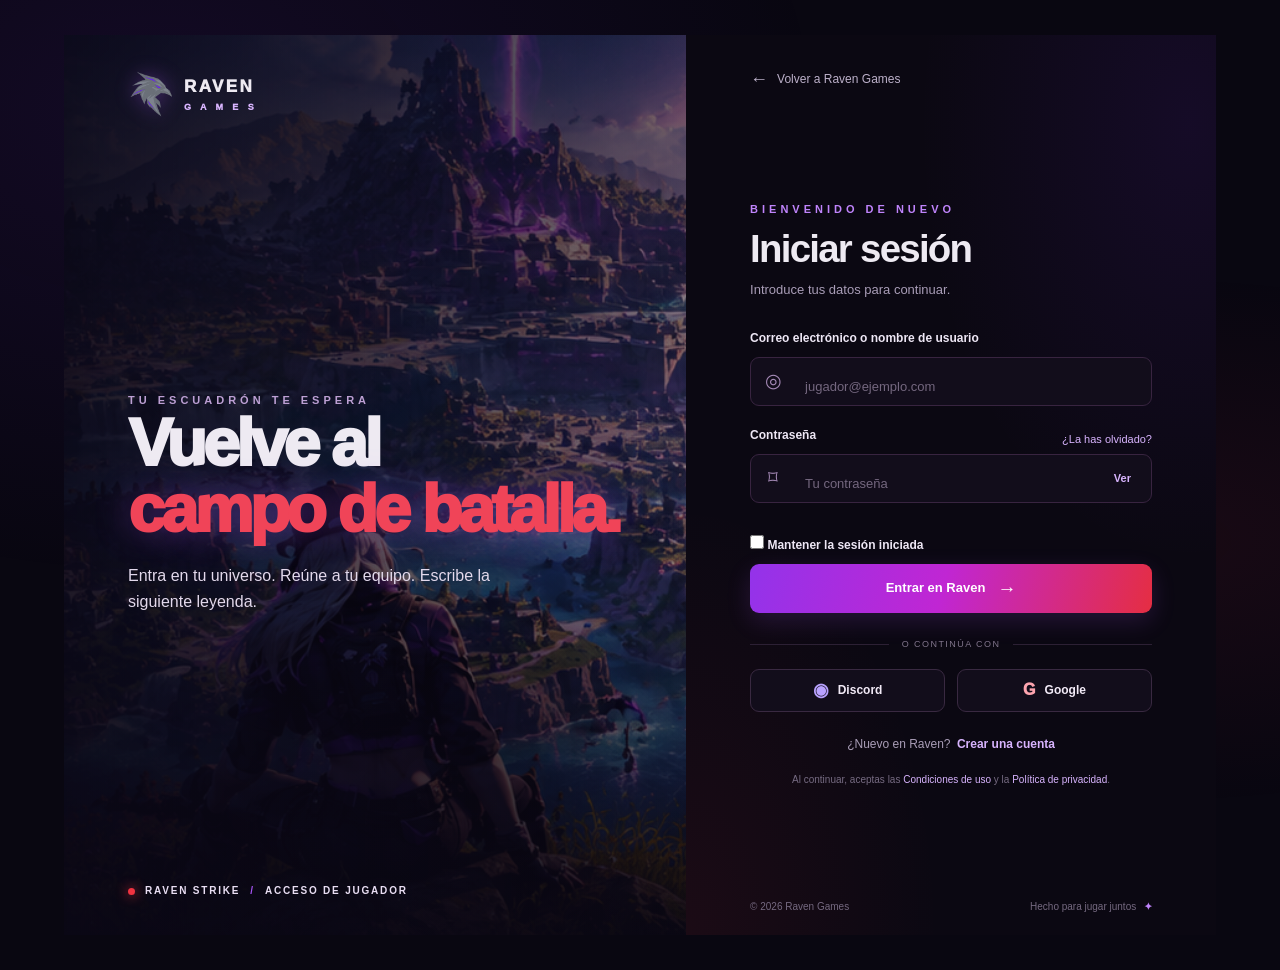
<file: login.html>
<!doctype html>
<html lang="es">
<head>
  <meta charset="utf-8">
  <meta name="viewport" content="width=device-width, initial-scale=1">
  <meta name="description" content="Inicia sesión en tu cuenta de Raven Games.">
  <meta name="theme-color" content="#0b0712">
  <title>Iniciar sesión | Raven Games</title>
  <link rel="stylesheet" href="styles.css">
  <link rel="stylesheet" href="login.css">
</head>
<body class="login-page">
  <main class="login-shell">
    <section class="login-art" aria-label="Raven Strike">
      <a class="brand login-brand" href="raven.html" aria-label="Volver a Raven Games">
        <img class="brand-logo" src="raven-logo.png" alt="">
        <span>RAVEN<small>G A M E S</small></span>
      </a>
      <div class="art-copy">
        <span class="eyebrow">TU ESCUADRÓN TE ESPERA</span>
        <h1>Vuelve al<br><span>campo de batalla.</span></h1>
        <p>Entra en tu universo. Reúne a tu equipo. Escribe la siguiente leyenda.</p>
      </div>
      <div class="art-foot"><span class="live-dot"></span> RAVEN STRIKE <span class="art-separator">/</span> ACCESO DE JUGADOR</div>
    </section>

    <section class="login-side">
      <a class="back-link" href="raven.html"><span aria-hidden="true">←</span> Volver a Raven Games</a>
      <div class="login-card">
        <div class="mobile-mark"><img src="raven-logo.png" alt=""><span>RAVEN GAMES</span></div>
        <div class="eyebrow">BIENVENIDO DE NUEVO</div>
        <h2>Iniciar sesión</h2>
        <p class="login-intro">Introduce tus datos para continuar.</p>

        <form id="loginForm" novalidate>
          <label for="email">Correo electrónico o nombre de usuario</label>
          <div class="field-wrap"><span class="field-icon" aria-hidden="true">◎</span><input id="email" name="email" type="text" autocomplete="username" placeholder="jugador@ejemplo.com" required></div>

          <div class="password-heading"><label for="password">Contraseña</label><a href="#ayuda" id="forgotLink">¿La has olvidado?</a></div>
          <div class="field-wrap"><span class="field-icon" aria-hidden="true">⌑</span><input id="password" name="password" type="password" autocomplete="current-password" placeholder="Tu contraseña" required minlength="6"><button class="toggle-password" type="button" id="togglePassword" aria-label="Mostrar contraseña">Ver</button></div>

          <label class="remember"><input type="checkbox" name="remember"> <span>Mantener la sesión iniciada</span></label>
          <button class="login-submit" type="submit">Entrar en Raven <span aria-hidden="true">→</span></button>
          <p class="form-message" id="formMessage" role="status" aria-live="polite"></p>
        </form>

        <div class="separator"><span></span><small>O CONTINÚA CON</small><span></span></div>
        <div class="social-buttons"><button type="button" class="social-button" data-provider="Discord"><span class="discord-mark">◉</span> Discord</button><button type="button" class="social-button" data-provider="Google"><span class="google-mark">G</span> Google</button></div>
        <p class="signup-line">¿Nuevo en Raven? <a href="#crear-cuenta" id="signupLink">Crear una cuenta</a></p>
        <p class="legal">Al continuar, aceptas las <a href="#condiciones">Condiciones de uso</a> y la <a href="#privacidad">Política de privacidad</a>.</p>
      </div>
      <div class="side-footer"><span>© 2026 Raven Games</span><span>Hecho para jugar juntos <b>✦</b></span></div>
    </section>
  </main>
  <script src="login.js"></script>
</body>
</html>
</file>
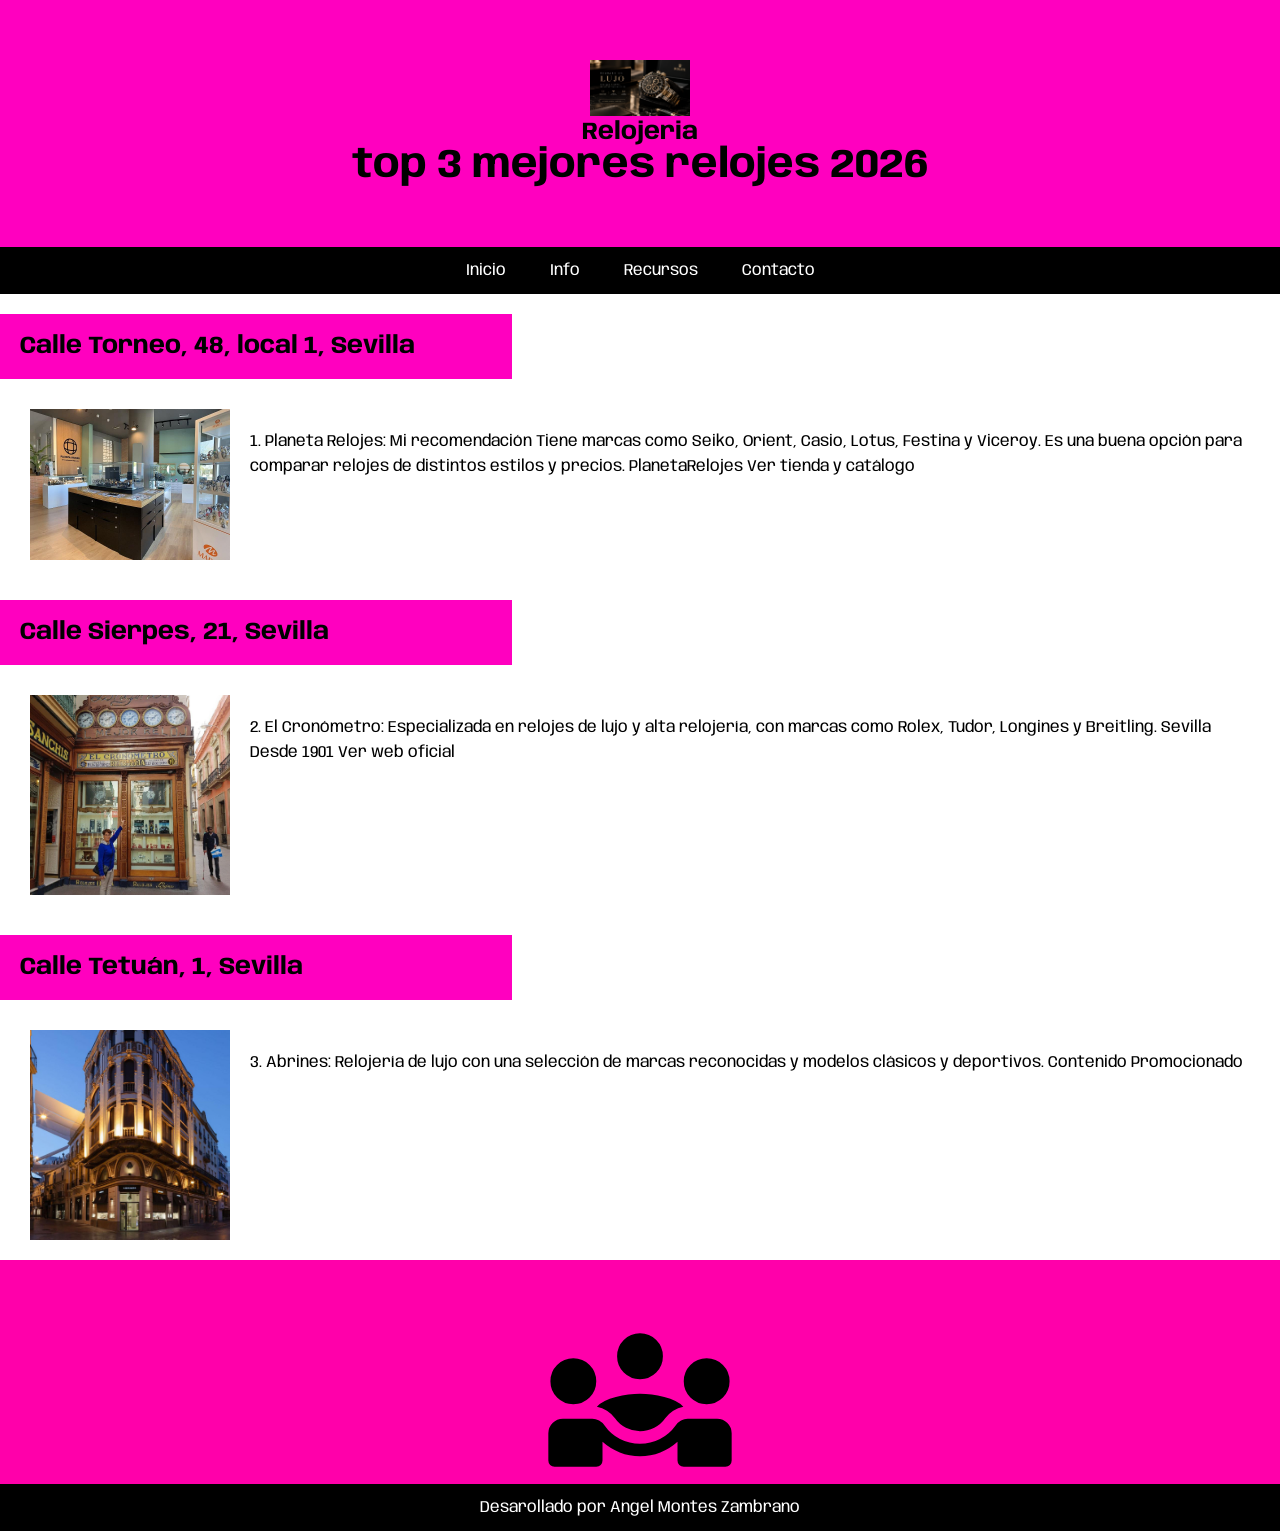
<file: Recursos.html>
<!DOCTYPE html>
<html lang="es">
<head>
    <meta charset="UTF-8">
    <meta http-equiv="X-UA-Compatible" content="IE=edge">
    <meta name="viewport" content="width=device-width, initial-scale=1.0">
    <title>Relojes</title>
    <link rel="stylesheet" href="estilos.css">
</head>
<body>
    <header>
        <img src="angel quejon.png" width= 100 "logo">
        <h2>Relojeria</h2>
        <h1>top 3 mejores relojes 2026</h1>
    </header>
    <nav>
        <a href="index.html">Inicio</a>
        <a href="info.html">Info</a>
        <a href="Recursos.html">Recursos</a>
        <a href="contacto.html">Contacto</a>
    </nav>
    <main>
        <article>
            <h2>Calle Torneo, 48, local 1, Sevilla</h2>
            <div class="contenido">
                <img src="tienda fisica 1.jpg" alt="img1">
                <p>1. Planeta Relojes:

Mi recomendación



Tiene marcas como Seiko, Orient, Casio, Lotus, Festina y Viceroy. Es una buena opción para comparar relojes de distintos estilos y precios. 
PlanetaRelojes

Ver tienda y catálogo</p>
                <p></p>
                <p> </p>

            </div>
        </article>
        <article>
            <h2>Calle Sierpes, 21, Sevilla</h2>
            <div class="contenido">
                <img src="3-Diqpq8KwmE_ArXPCpGcZW3hqHhYiAqGrfrl97qytGDeYywvp3muo_cFoa5ZaJaZRzzCGo1Estienda fisica 2.jpg ">
             <p>2. El Cronómetro:



Especializada en relojes de lujo y alta relojería, con marcas como Rolex, Tudor, Longines y Breitling. 
Sevilla Desde 1901

Ver web oficial</p>
            <p></p>
            <p></p>

            
            </div>
        </article>

        <article>
            <h2>Calle Tetuán, 1, Sevilla</h2>
            <div class="contenido">
                <img src="JUotnsAc2agYFKKI56c0smCiVIrGgnjtPgpH2Toya48b4LO5s6QIVAONI2FHjiR5uKbAQfFj_HxczdhvIebOMQSxWJTlgb4A8BrgyekbQ3qL1j8JKaZzjksUBMska0QeMRv8gB6uUBvcBUAa0b55Y7-UXiQfF6UANyhRSExJ4efrU2MJmIu1HZFd8kQnUpUi.jpg">
                <p>3. Abrines:



Relojería de lujo con una selección de marcas reconocidas y modelos clásicos y deportivos. 
Contenido Promocionado</p>
                <p></p>
                <p></p> 
            </div>
        </article>
        <div class="info">
            <p></p>
            <img src="person.svg" alt="circulo">
        </div>
    </main>
    <footer><p>Desarollado por Angel Montes Zambrano</h3></footer>
</body>
</html>
</file>
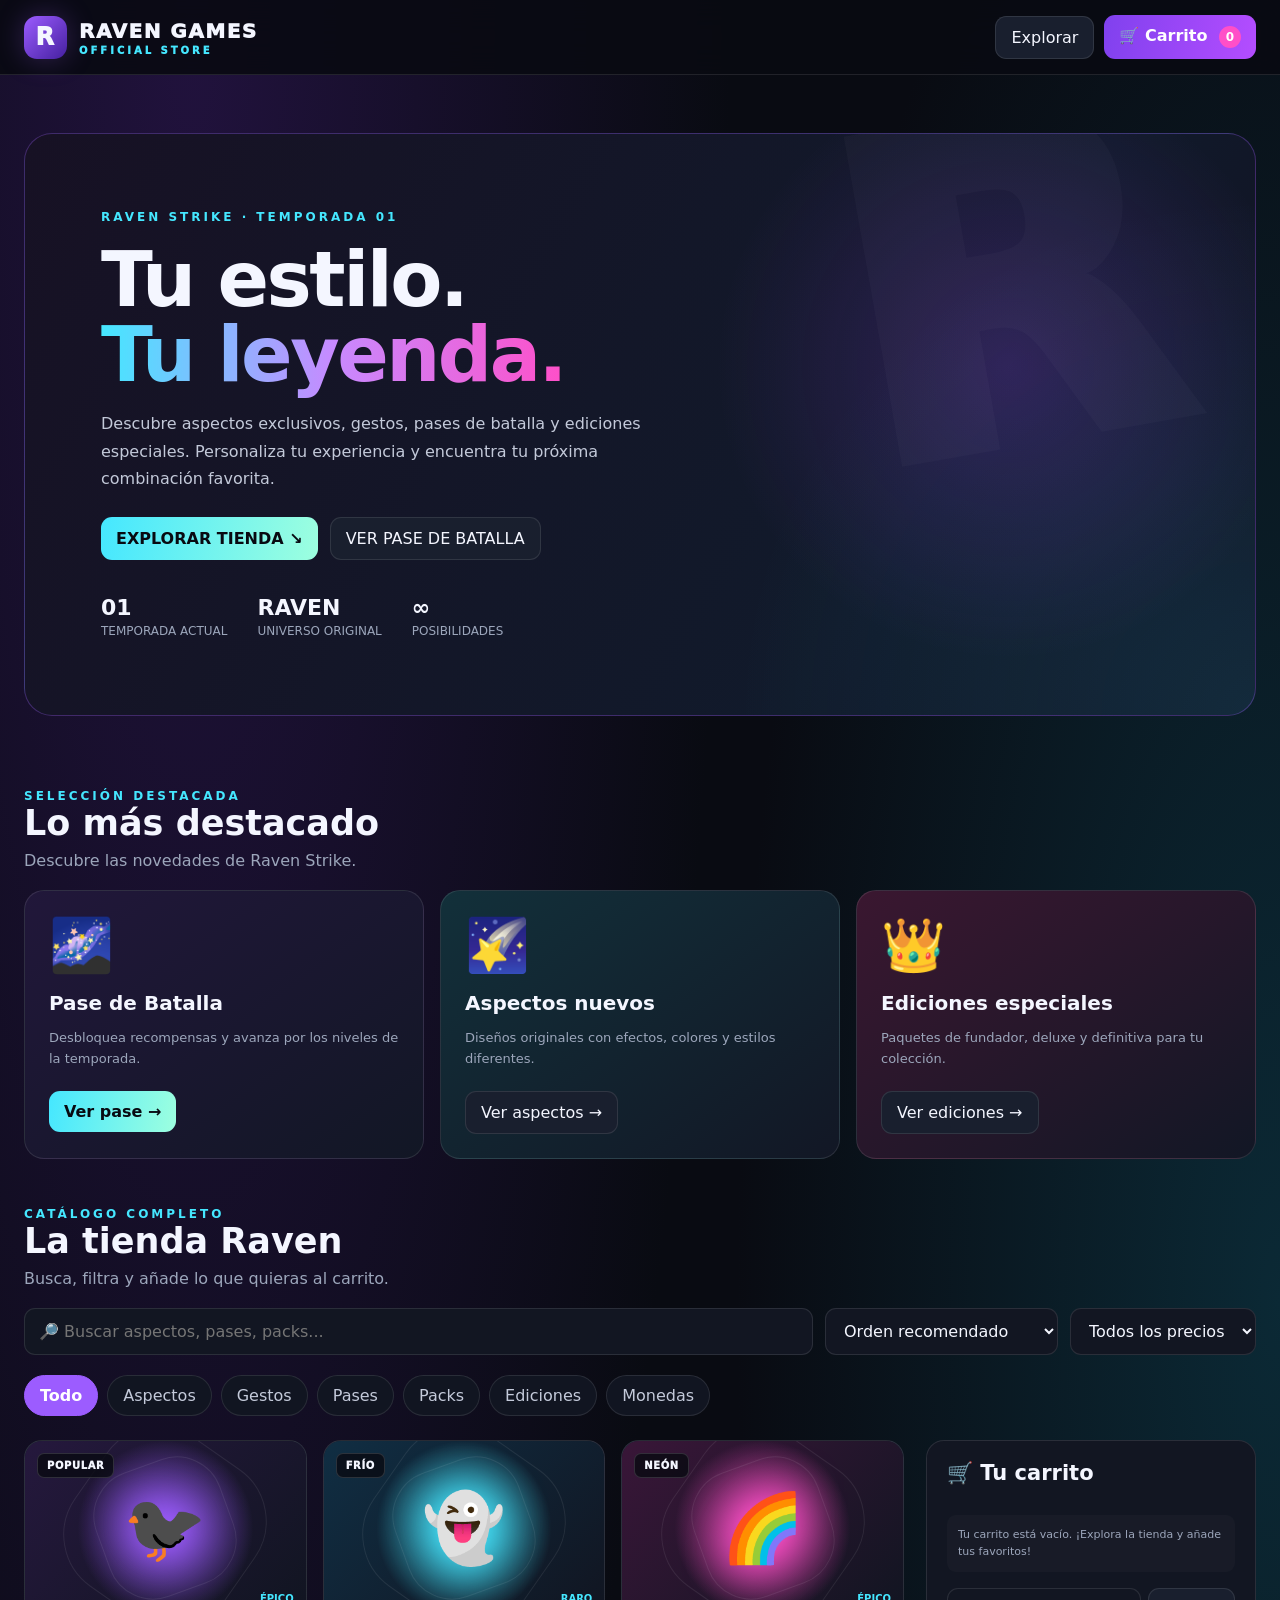
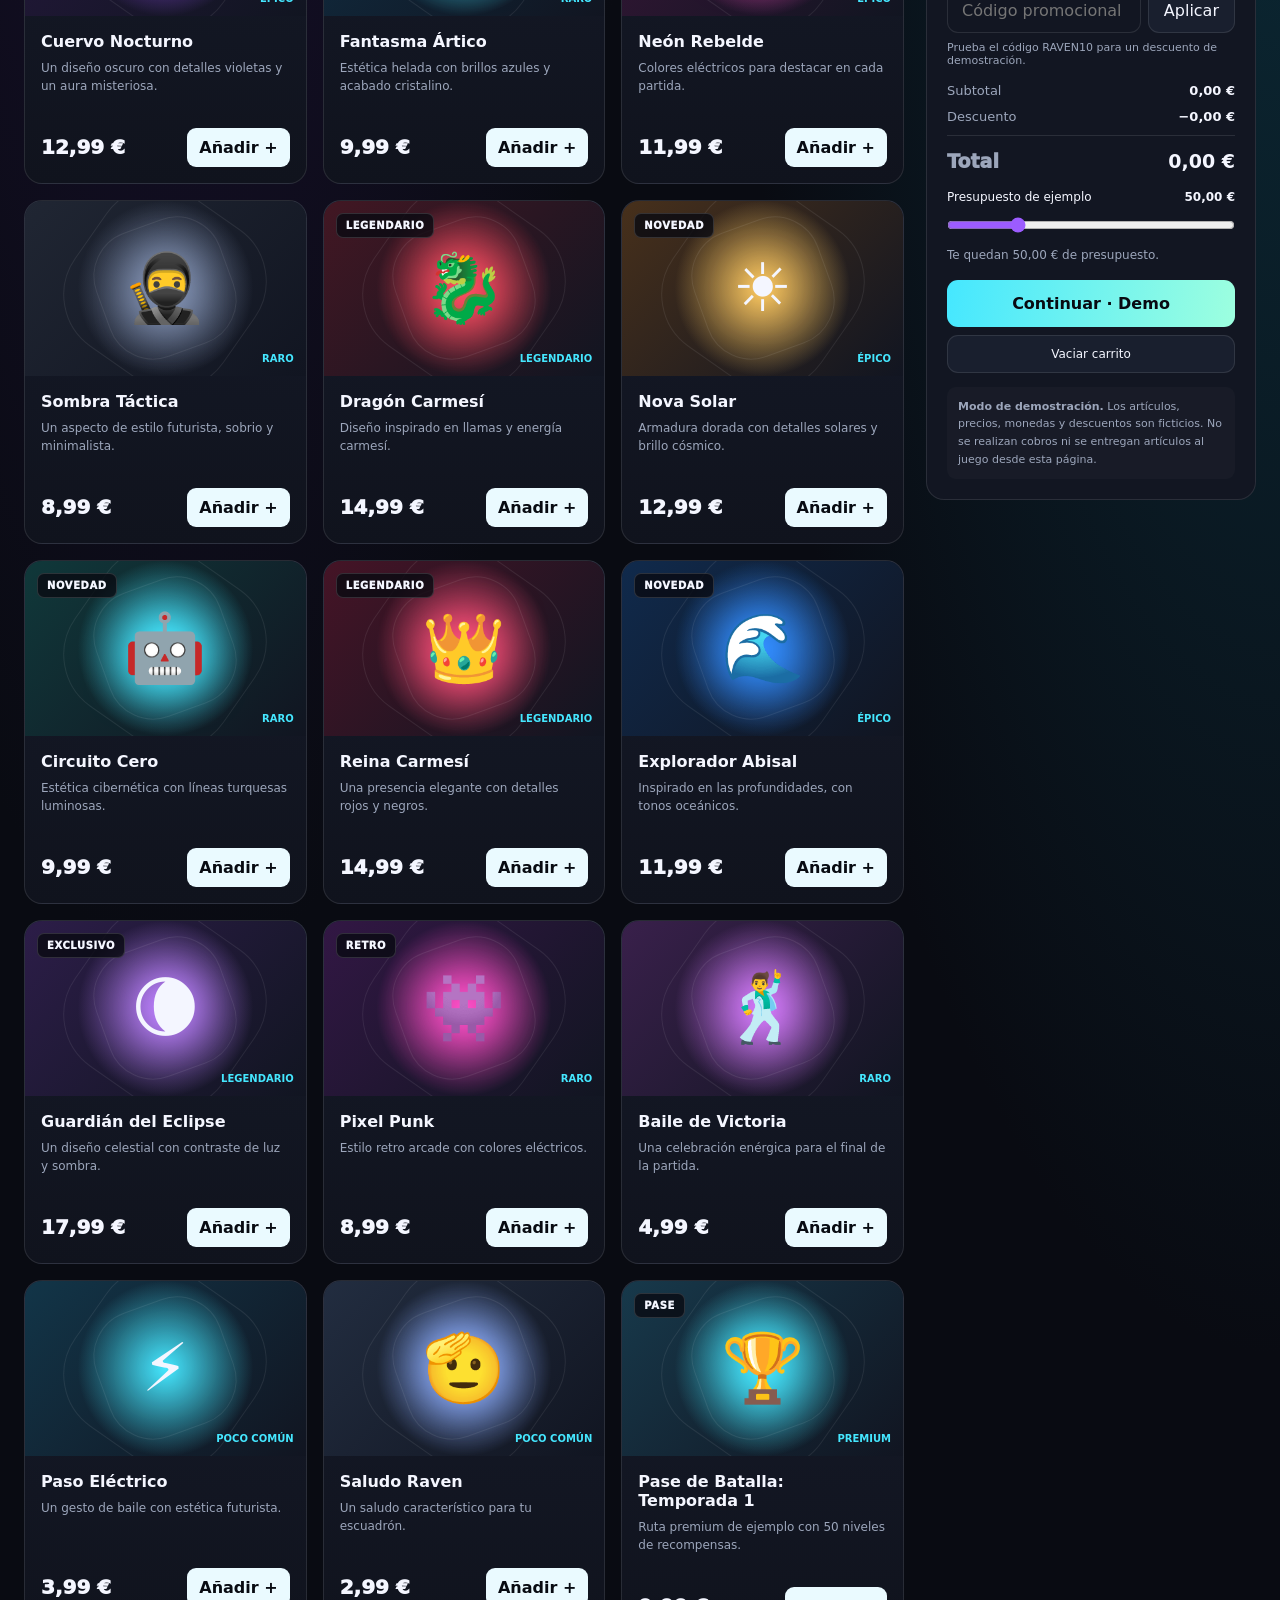
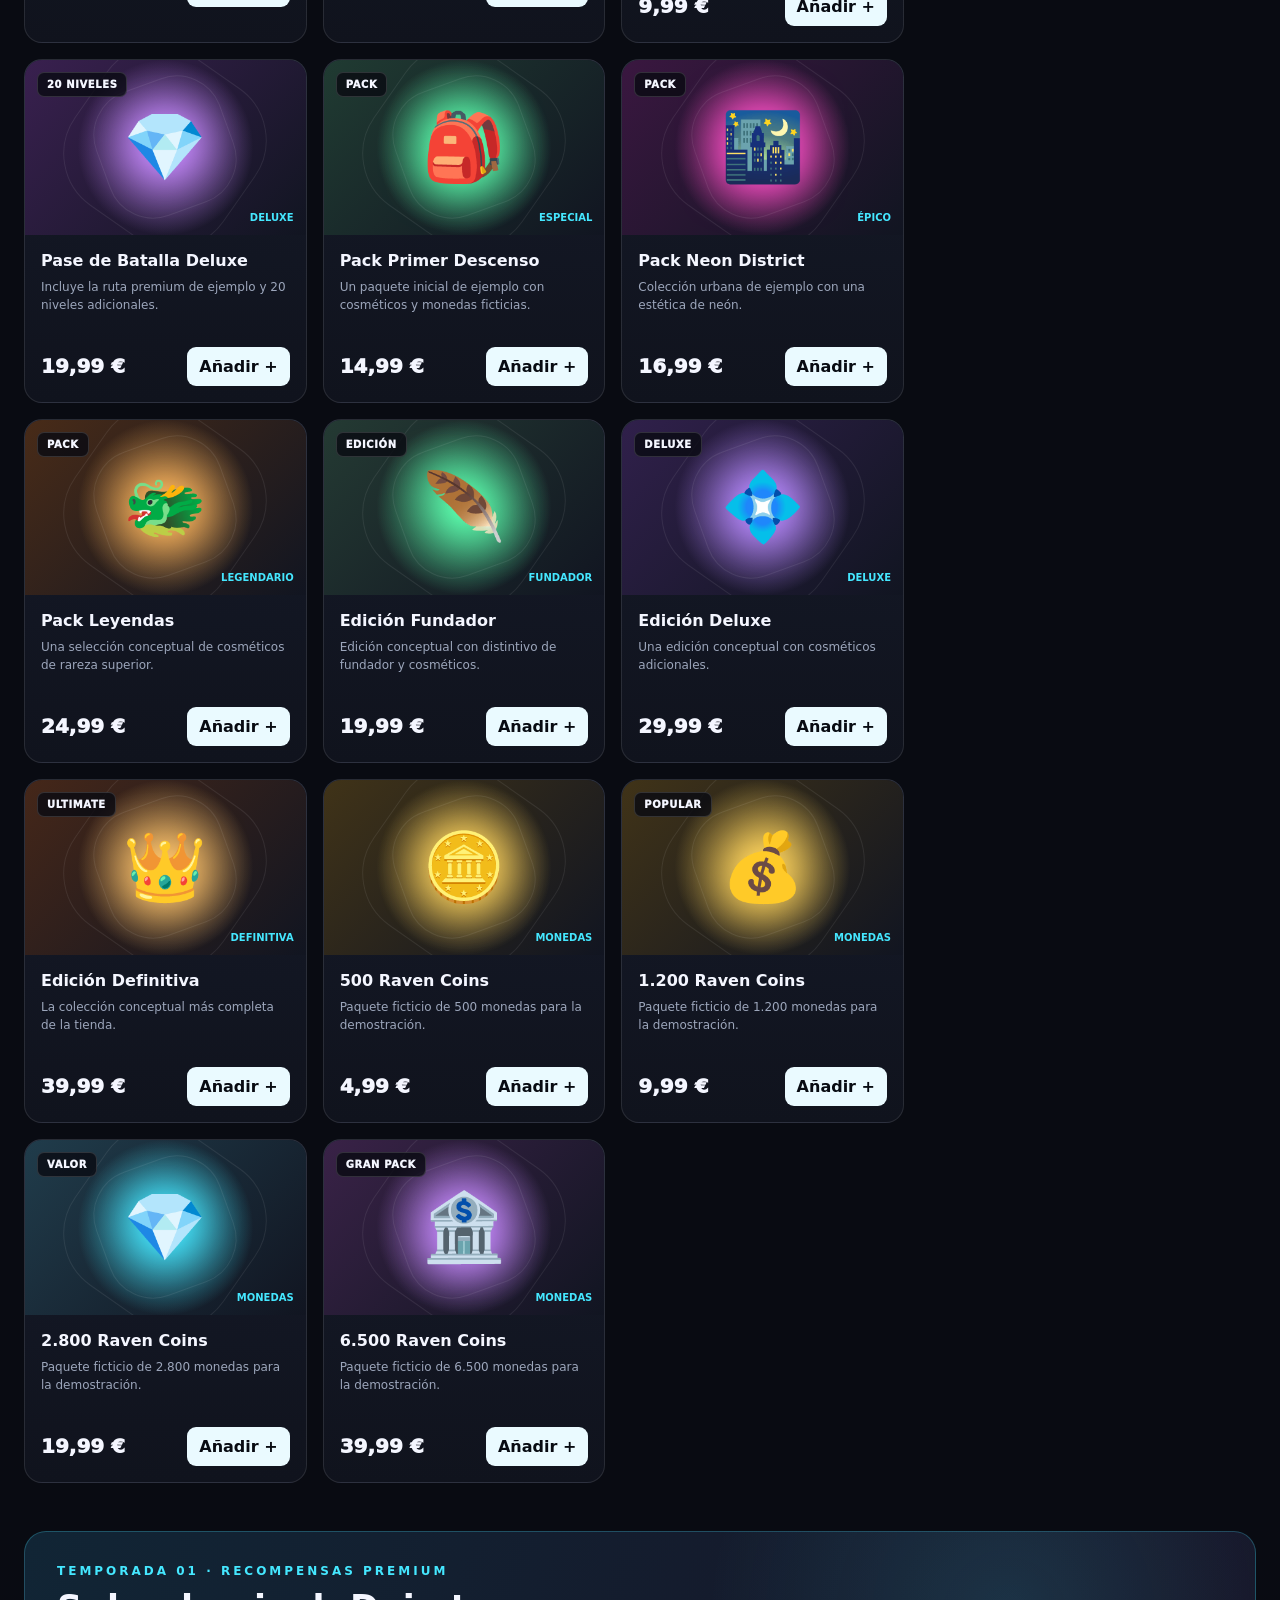
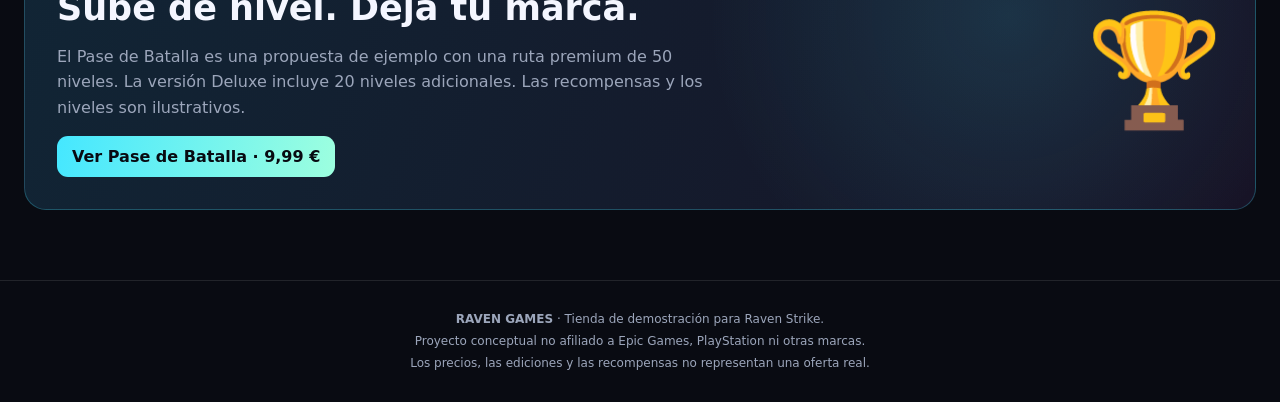
<file: tienda.html>
<!DOCTYPE html>
<html lang="es">
<head>
  <meta charset="UTF-8">
  <meta name="viewport" content="width=device-width, initial-scale=1.0">
  <meta name="theme-color" content="#090b12">
  <title>Raven Games | Tienda oficial</title>

  <style>
    :root {
      --bg: #090b12;
      --panel: #121622;
      --panel2: #191f2e;
      --text: #f4f6ff;
      --muted: #9ca6bb;
      --purple: #9c5cff;
      --cyan: #45e7ff;
      --pink: #ff4fc8;
      --border: rgba(255,255,255,.10);
      --green: #5cffae;
      --red: #ff667e;
    }

    * { box-sizing: border-box; }

    body {
      margin: 0;
      background:
        radial-gradient(ellipse at 15% 0%, #21123d 0, transparent 35%),
        radial-gradient(ellipse at 100% 25%, #0b2935 0, transparent 30%),
        var(--bg);
      color: var(--text);
      font-family: Inter, system-ui, -apple-system, BlinkMacSystemFont, "Segoe UI", sans-serif;
      min-height: 100vh;
    }

    button, input, select { font: inherit; }
    button { cursor: pointer; }

    .topbar {
      position: sticky;
      top: 0;
      z-index: 20;
      background: rgba(9,11,18,.90);
      backdrop-filter: blur(16px);
      border-bottom: 1px solid var(--border);
    }

    .nav {
      max-width: 1400px;
      margin: auto;
      padding: 15px 24px;
      display: flex;
      justify-content: space-between;
      align-items: center;
      gap: 18px;
    }

    .brand {
      display: flex;
      align-items: center;
      gap: 12px;
      font-weight: 950;
      letter-spacing: 1.5px;
      font-size: 20px;
    }

    .brand-icon {
      width: 43px;
      height: 43px;
      display: grid;
      place-items: center;
      border-radius: 13px;
      background: linear-gradient(135deg, var(--purple), #4520a0);
      box-shadow: 0 0 28px #9c5cff44;
      font-size: 24px;
    }

    .brand small {
      display: block;
      font-size: 10px;
      color: var(--cyan);
      letter-spacing: 3px;
      margin-top: 2px;
    }

    .nav-actions { display: flex; gap: 10px; align-items: center; }

    .btn {
      border: 1px solid var(--border);
      background: var(--panel2);
      color: var(--text);
      border-radius: 11px;
      padding: 11px 15px;
      transition: .2s;
    }

    .btn:hover { transform: translateY(-2px); border-color: var(--cyan); }

    .btn-primary {
      color: #080a11;
      background: linear-gradient(100deg, var(--cyan), #9dffdf);
      border: 0;
      font-weight: 900;
    }

    .btn-purple {
      color: white;
      border: 0;
      background: linear-gradient(100deg, #8041ee, #b44dff);
      font-weight: 850;
    }

    .cart-count {
      display: inline-grid;
      place-items: center;
      min-width: 22px;
      height: 22px;
      margin-left: 6px;
      padding: 0 5px;
      border-radius: 99px;
      background: var(--pink);
      color: white;
      font-size: 12px;
      font-weight: 900;
    }

    .hero {
      max-width: 1400px;
      margin: 0 auto;
      padding: 58px 24px 38px;
    }

    .hero-box {
      position: relative;
      overflow: hidden;
      border: 1px solid #9c5cff50;
      border-radius: 28px;
      padding: clamp(28px, 6vw, 76px);
      background:
        radial-gradient(circle at 80% 40%, #a340ff35, transparent 28%),
        radial-gradient(circle at 100% 100%, #22e4ff20, transparent 38%),
        linear-gradient(120deg, #171124, #111a2b 70%, #111020);
    }

    .hero-box::after {
      content: "R";
      position: absolute;
      right: 7%;
      top: -55px;
      font-size: clamp(180px, 34vw, 440px);
      line-height: 1;
      font-weight: 1000;
      color: #ffffff06;
      transform: rotate(-10deg);
      pointer-events: none;
    }

    .eyebrow {
      color: var(--cyan);
      font-size: 12px;
      font-weight: 900;
      letter-spacing: 3px;
      text-transform: uppercase;
    }

    h1 {
      max-width: 780px;
      font-size: clamp(38px, 7vw, 76px);
      line-height: .99;
      margin: 18px 0;
      letter-spacing: -2.5px;
    }

    h1 span {
      background: linear-gradient(90deg, var(--cyan), #c78aff, var(--pink));
      color: transparent;
      background-clip: text;
      -webkit-background-clip: text;
    }

    .hero p {
      color: #c3c9d9;
      max-width: 580px;
      line-height: 1.7;
    }

    .hero-buttons { display: flex; gap: 12px; flex-wrap: wrap; margin-top: 25px; }

    .hero-stats {
      display: flex;
      flex-wrap: wrap;
      gap: 30px;
      margin-top: 35px;
    }

    .hero-stats strong { display: block; font-size: 22px; }
    .hero-stats span { color: var(--muted); font-size: 12px; }

    main {
      max-width: 1400px;
      margin: auto;
      padding: 0 24px 70px;
    }

    .section-heading {
      display: flex;
      justify-content: space-between;
      align-items: end;
      gap: 20px;
      margin: 35px 0 20px;
    }

    h2 { margin: 0; font-size: clamp(24px, 4vw, 35px); }
    .section-heading p { color: var(--muted); margin: 8px 0 0; }

    .featured {
      display: grid;
      grid-template-columns: repeat(3, minmax(0,1fr));
      gap: 16px;
      margin-bottom: 48px;
    }

    .feature-card {
      position: relative;
      overflow: hidden;
      min-height: 200px;
      padding: 24px;
      border: 1px solid var(--border);
      border-radius: 20px;
      background: linear-gradient(145deg, #21173a, #121725);
    }

    .feature-card:nth-child(2) { background: linear-gradient(145deg, #12303a, #121725); }
    .feature-card:nth-child(3) { background: linear-gradient(145deg, #3a1730, #121725); }

    .feature-card .big-icon { font-size: 52px; margin-bottom: 15px; }
    .feature-card h3 { margin: 0 0 7px; font-size: 20px; }
    .feature-card p { color: var(--muted); font-size: 13px; line-height: 1.6; }
    .feature-card button { margin-top: 8px; }

    .toolbar {
      display: grid;
      grid-template-columns: minmax(180px, 1fr) auto auto;
      gap: 12px;
      margin: 20px 0;
    }

    .field {
      min-width: 0;
      padding: 12px 14px;
      border-radius: 11px;
      color: var(--text);
      background: var(--panel);
      border: 1px solid var(--border);
      outline: none;
    }

    .field:focus { border-color: var(--cyan); }
    select.field option { background: var(--panel); }

    .categories {
      display: flex;
      flex-wrap: wrap;
      gap: 9px;
      margin-bottom: 24px;
    }

    .category {
      padding: 10px 15px;
      color: #c4cada;
      border: 1px solid var(--border);
      background: #111521;
      border-radius: 99px;
    }

    .category.active {
      background: var(--purple);
      color: white;
      border-color: var(--purple);
      font-weight: 800;
    }

    .catalog-layout {
      display: grid;
      grid-template-columns: minmax(0,1fr) 330px;
      gap: 22px;
      align-items: start;
    }

    .products {
      display: grid;
      grid-template-columns: repeat(3, minmax(0,1fr));
      gap: 16px;
    }

    .product {
      overflow: hidden;
      border: 1px solid var(--border);
      border-radius: 18px;
      background: linear-gradient(180deg, #151a29, #10131d);
      transition: transform .2s, border-color .2s;
    }

    .product:hover { transform: translateY(-4px); border-color: #9c5cff99; }

    .product-art {
      height: 175px;
      display: grid;
      place-items: center;
      position: relative;
      overflow: hidden;
      background:
        radial-gradient(circle at 50% 50%, var(--glow, #9c5cff44), transparent 53%),
        linear-gradient(135deg, var(--tone, #29203f), #111521);
    }

    .product-art::before,
    .product-art::after {
      content: "";
      position: absolute;
      width: 180px;
      height: 180px;
      border: 1px solid #ffffff14;
      border-radius: 35%;
      transform: rotate(35deg);
    }

    .product-art::after {
      width: 130px;
      height: 130px;
      transform: rotate(70deg);
    }

    .product-icon {
      z-index: 1;
      font-size: 67px;
      filter: drop-shadow(0 0 22px var(--glow, #9c5cff99));
      transition: transform .25s;
    }

    .product:hover .product-icon { transform: scale(1.13) rotate(-5deg); }

    .tag {
      position: absolute;
      z-index: 2;
      top: 12px;
      left: 12px;
      padding: 6px 9px;
      border-radius: 7px;
      font-size: 10px;
      font-weight: 950;
      letter-spacing: .6px;
      background: #090b12cc;
      border: 1px solid #ffffff24;
    }

    .rarity {
      position: absolute;
      z-index: 2;
      bottom: 12px;
      right: 12px;
      color: var(--cyan);
      font-size: 10px;
      font-weight: 900;
      text-transform: uppercase;
    }

    .product-info { padding: 16px; }
    .product-info h3 { font-size: 16px; margin: 0 0 8px; }
    .product-info p {
      min-height: 55px;
      color: var(--muted);
      font-size: 12px;
      line-height: 1.55;
      margin: 0 0 14px;
    }

    .product-bottom {
      display: flex;
      justify-content: space-between;
      align-items: center;
      gap: 8px;
    }

    .price { font-size: 20px; font-weight: 950; white-space: nowrap; }
    .price small { font-size: 11px; color: var(--muted); font-weight: 500; }

    .add-btn {
      border: 0;
      background: #eafaff;
      color: #080b12;
      border-radius: 9px;
      padding: 10px 12px;
      font-weight: 900;
    }

    .add-btn:hover { background: var(--cyan); }
    .empty { grid-column: 1/-1; text-align: center; padding: 55px 20px; color: var(--muted); }

    .sidebar {
      position: sticky;
      top: 90px;
      border: 1px solid var(--border);
      border-radius: 18px;
      background: var(--panel);
      padding: 20px;
    }

    .sidebar h3 { margin: 0 0 16px; font-size: 21px; }

    .cart-list { display: grid; gap: 13px; }
    .cart-item {
      padding-bottom: 13px;
      border-bottom: 1px solid var(--border);
    }

    .cart-item-top { display: flex; justify-content: space-between; gap: 10px; }
    .cart-item strong { font-size: 13px; }
    .cart-item small { color: var(--muted); display: block; margin-top: 5px; }
    .cart-controls { display: flex; gap: 7px; align-items: center; margin-top: 9px; }
    .mini-btn {
      width: 27px;
      height: 27px;
      border: 1px solid var(--border);
      background: var(--panel2);
      color: white;
      border-radius: 7px;
    }
    .remove-btn { margin-left: auto; color: var(--red); }

    .coupon-row { display: flex; gap: 7px; margin: 16px 0 8px; }
    .coupon-row input { width: 100%; min-width: 0; }

    .coupon-note { min-height: 18px; font-size: 11px; color: var(--muted); }
    .coupon-note.good { color: var(--green); }
    .coupon-note.bad { color: var(--red); }

    .summary { margin-top: 16px; display: grid; gap: 11px; }
    .summary-line { display: flex; justify-content: space-between; gap: 10px; font-size: 13px; }
    .summary-line span:first-child { color: var(--muted); }
    .summary-line.total {
      border-top: 1px solid var(--border);
      padding-top: 14px;
      font-size: 19px;
      font-weight: 950;
    }

    .budget-label { display: flex; justify-content: space-between; gap: 10px; font-size: 12px; margin-top: 18px; }
    input[type="range"] { width: 100%; accent-color: var(--purple); margin: 13px 0; }
    .budget-status { font-size: 12px; color: var(--muted); line-height: 1.5; }
    .budget-status.over { color: var(--red); }
    .checkout { width: 100%; margin-top: 16px; padding: 14px; }
    .clear-cart { width: 100%; margin-top: 8px; font-size: 12px; }

    .notice {
      margin-top: 14px;
      padding: 11px;
      border-radius: 9px;
      background: #ffffff06;
      color: var(--muted);
      font-size: 11px;
      line-height: 1.6;
    }

    .pass-banner {
      margin-top: 48px;
      padding: 32px;
      border-radius: 22px;
      border: 1px solid #45e7ff40;
      background:
        radial-gradient(circle at 80% 30%, #45e7ff22, transparent 30%),
        linear-gradient(110deg, #112535, #171326);
      display: flex;
      align-items: center;
      justify-content: space-between;
      gap: 24px;
    }

    .pass-banner h2 { margin: 10px 0; }
    .pass-banner p { color: var(--muted); max-width: 650px; line-height: 1.6; }
    .pass-art { font-size: clamp(65px, 10vw, 110px); }

    footer {
      border-top: 1px solid var(--border);
      padding: 28px 24px;
      text-align: center;
      color: var(--muted);
      font-size: 12px;
      line-height: 1.8;
    }

    .modal-backdrop {
      position: fixed;
      inset: 0;
      z-index: 50;
      display: none;
      place-items: center;
      padding: 20px;
      background: #000b;
    }

    .modal-backdrop.open { display: grid; }

    .modal {
      width: min(480px, 100%);
      padding: 28px;
      border-radius: 20px;
      background: #141927;
      border: 1px solid #9c5cff66;
      box-shadow: 0 20px 100px #0009;
    }

    .modal h2 { margin-bottom: 12px; }
    .modal p { color: var(--muted); line-height: 1.7; }
    .modal-actions { display: flex; flex-wrap: wrap; gap: 10px; margin-top: 20px; }

    .toast {
      position: fixed;
      z-index: 60;
      bottom: 22px;
      left: 50%;
      transform: translate(-50%, 20px);
      opacity: 0;
      pointer-events: none;
      padding: 13px 19px;
      background: #eafaff;
      color: #090b12;
      border-radius: 12px;
      font-weight: 850;
      box-shadow: 0 10px 35px #0008;
      transition: .25s;
      max-width: calc(100% - 30px);
      text-align: center;
    }

    .toast.show { opacity: 1; transform: translate(-50%, 0); }

    @media (max-width: 1100px) {
      .catalog-layout { grid-template-columns: 1fr; }
      .sidebar { position: static; }
      .products { grid-template-columns: repeat(3, minmax(0,1fr)); }
    }

    @media (max-width: 760px) {
      .nav { padding: 12px 15px; }
      .brand { font-size: 15px; }
      .brand-icon { width: 37px; height: 37px; }
      .nav-actions .btn { padding: 9px 10px; font-size: 12px; }
      .hero { padding: 28px 15px; }
      main { padding: 0 15px 45px; }
      .featured { grid-template-columns: 1fr; }
      .toolbar { grid-template-columns: 1fr 1fr; }
      .toolbar input { grid-column: 1/-1; }
      .products { grid-template-columns: repeat(2, minmax(0,1fr)); gap: 10px; }
      .product-art { height: 135px; }
      .product-icon { font-size: 52px; }
      .product-info { padding: 12px; }
      .product-info h3 { font-size: 14px; }
      .product-info p { min-height: 72px; font-size: 11px; }
      .price { font-size: 17px; }
      .add-btn { padding: 9px; font-size: 12px; }
      .pass-banner { padding: 23px; }
    }

    @media (max-width: 420px) {
      .products { grid-template-columns: 1fr; }
      .product { display: grid; grid-template-columns: 115px 1fr; }
      .product-art { height: 100%; min-height: 190px; }
      .product-icon { font-size: 45px; }
      .product-info p { min-height: 0; }
      .product-bottom { align-items: end; flex-direction: column; }
      .product-bottom > * { width: 100%; text-align: center; }
      .pass-banner { flex-direction: column; align-items: flex-start; }
    }
  </style>
</head>

<body>
  <header class="topbar">
    <nav class="nav">
      <div class="brand">
        <div class="brand-icon">R</div>
        <div>RAVEN GAMES<small>OFFICIAL STORE</small></div>
      </div>
      <div class="nav-actions">
        <button class="btn" id="topShop">Explorar</button>
        <button class="btn btn-purple" id="topCart">
          🛒 Carrito <span class="cart-count" id="cartCount">0</span>
        </button>
      </div>
    </nav>
  </header>

  <section class="hero">
    <div class="hero-box">
      <div class="eyebrow">RAVEN STRIKE · TEMPORADA 01</div>
      <h1>Tu estilo.<br><span>Tu leyenda.</span></h1>
      <p>
        Descubre aspectos exclusivos, gestos, pases de batalla y ediciones
        especiales. Personaliza tu experiencia y encuentra tu próxima
        combinación favorita.
      </p>
      <div class="hero-buttons">
        <button class="btn btn-primary" id="heroShop">EXPLORAR TIENDA ↘</button>
        <button class="btn" id="heroPass">VER PASE DE BATALLA</button>
      </div>
      <div class="hero-stats">
        <div><strong>01</strong><span>TEMPORADA ACTUAL</span></div>
        <div><strong>RAVEN</strong><span>UNIVERSO ORIGINAL</span></div>
        <div><strong>∞</strong><span>POSIBILIDADES</span></div>
      </div>
    </div>
  </section>

  <main>
    <div class="section-heading">
      <div>
        <div class="eyebrow">SELECCIÓN DESTACADA</div>
        <h2>Lo más destacado</h2>
        <p>Descubre las novedades de Raven Strike.</p>
      </div>
    </div>

    <section class="featured">
      <article class="feature-card">
        <div class="big-icon">🌌</div>
        <h3>Pase de Batalla</h3>
        <p>Desbloquea recompensas y avanza por los niveles de la temporada.</p>
        <button class="btn btn-primary" data-feature="battlepass">Ver pase →</button>
      </article>
      <article class="feature-card">
        <div class="big-icon">🌠</div>
        <h3>Aspectos nuevos</h3>
        <p>Diseños originales con efectos, colores y estilos diferentes.</p>
        <button class="btn" data-feature="skins">Ver aspectos →</button>
      </article>
      <article class="feature-card">
        <div class="big-icon">👑</div>
        <h3>Ediciones especiales</h3>
        <p>Paquetes de fundador, deluxe y definitiva para tu colección.</p>
        <button class="btn" data-feature="editions">Ver ediciones →</button>
      </article>
    </section>

    <div class="section-heading" id="shop">
      <div>
        <div class="eyebrow">CATÁLOGO COMPLETO</div>
        <h2>La tienda Raven</h2>
        <p>Busca, filtra y añade lo que quieras al carrito.</p>
      </div>
    </div>

    <div class="toolbar">
      <input class="field" id="search" type="search" placeholder="🔎 Buscar aspectos, pases, packs...">
      <select class="field" id="sort">
        <option value="featured">Orden recomendado</option>
        <option value="low">Precio: menor a mayor</option>
        <option value="high">Precio: mayor a menor</option>
        <option value="name">Nombre: A-Z</option>
      </select>
      <select class="field" id="priceFilter">
        <option value="all">Todos los precios</option>
        <option value="10">Hasta 10 €</option>
        <option value="20">Hasta 20 €</option>
        <option value="30">Hasta 30 €</option>
      </select>
    </div>

    <div class="categories" id="categories">
      <button class="category active" data-category="Todos">Todo</button>
      <button class="category" data-category="Aspectos">Aspectos</button>
      <button class="category" data-category="Gestos">Gestos</button>
      <button class="category" data-category="Pases">Pases</button>
      <button class="category" data-category="Packs">Packs</button>
      <button class="category" data-category="Ediciones">Ediciones</button>
      <button class="category" data-category="Monedas">Monedas</button>
    </div>

    <div class="catalog-layout">
      <section class="products" id="products" aria-live="polite"></section>

      <aside class="sidebar" id="cartPanel">
        <h3>🛒 Tu carrito</h3>
        <div class="cart-list" id="cartList"></div>

        <div id="emptyCart" class="notice">Tu carrito está vacío. ¡Explora la tienda y añade tus favoritos!</div>

        <div class="coupon-row">
          <input class="field" id="coupon" placeholder="Código promocional" aria-label="Código promocional">
          <button class="btn" id="applyCoupon">Aplicar</button>
        </div>
        <div class="coupon-note" id="couponNote">Prueba el código RAVEN10 para un descuento de demostración.</div>

        <div class="summary">
          <div class="summary-line"><span>Subtotal</span><strong id="subtotal">0,00 €</strong></div>
          <div class="summary-line"><span>Descuento</span><strong id="discount">0,00 €</strong></div>
          <div class="summary-line total"><span>Total</span><strong id="total">0,00 €</strong></div>
        </div>

        <div class="budget-label">
          <label for="budget">Presupuesto de ejemplo</label>
          <strong id="budgetValue">50 €</strong>
        </div>
        <input id="budget" type="range" min="5" max="200" step="5" value="50">
        <div class="budget-status" id="budgetStatus">Tu selección está dentro del presupuesto.</div>

        <button class="btn btn-primary checkout" id="checkout">Continuar · Demo</button>
        <button class="btn clear-cart" id="clearCart">Vaciar carrito</button>

        <div class="notice">
          <strong>Modo de demostración.</strong> Los artículos, precios, monedas y
          descuentos son ficticios. No se realizan cobros ni se entregan artículos
          al juego desde esta página.
        </div>
      </aside>
    </div>

    <section class="pass-banner" id="battlepass">
      <div>
        <div class="eyebrow">TEMPORADA 01 · RECOMPENSAS PREMIUM</div>
        <h2>Sube de nivel. Deja tu marca.</h2>
        <p>
          El Pase de Batalla es una propuesta de ejemplo con una ruta premium
          de 50 niveles. La versión Deluxe incluye 20 niveles adicionales.
          Las recompensas y los niveles son ilustrativos.
        </p>
        <button class="btn btn-primary" id="passBuy">Ver Pase de Batalla · 9,99 €</button>
      </div>
      <div class="pass-art">🏆</div>
    </section>
  </main>

  <footer>
    <strong>RAVEN GAMES</strong> · Tienda de demostración para Raven Strike.<br>
    Proyecto conceptual no afiliado a Epic Games, PlayStation ni otras marcas.<br>
    Los precios, las ediciones y las recompensas no representan una oferta real.
  </footer>

  <div class="modal-backdrop" id="modalBackdrop" role="dialog" aria-modal="true" aria-labelledby="modalTitle">
    <div class="modal">
      <div class="eyebrow">RAVEN GAMES · CHECKOUT</div>
      <h2 id="modalTitle">Pedido de demostración</h2>
      <div id="modalContent"></div>
      <div class="modal-actions">
        <button class="btn btn-primary" id="confirmDemo">Confirmar demo</button>
        <button class="btn" id="closeModal">Volver a la tienda</button>
      </div>
    </div>
  </div>

  <div class="toast" id="toast" role="status"></div>

  <script>
    "use strict";

    // Catálogo ficticio. Modifica este array para añadir o cambiar productos.
    const products = [
      {
        id: "cuervo-nocturno", name: "Cuervo Nocturno", category: "Aspectos",
        description: "Un diseño oscuro con detalles violetas y un aura misteriosa.",
        price: 12.99, icon: "🐦‍⬛", rarity: "Épico",
        tone: "#25183d", glow: "#9c5cff", tag: "POPULAR"
      },
      {
        id: "fantasma-artico", name: "Fantasma Ártico", category: "Aspectos",
        description: "Estética helada con brillos azules y acabado cristalino.",
        price: 9.99, icon: "👻", rarity: "Raro",
        tone: "#102e43", glow: "#45e7ff", tag: "FRÍO"
      },
      {
        id: "neon-rebelde", name: "Neón Rebelde", category: "Aspectos",
        description: "Colores eléctricos para destacar en cada partida.",
        price: 11.99, icon: "🌈", rarity: "Épico",
        tone: "#391638", glow: "#ff4fc8", tag: "NEÓN"
      },
      {
        id: "sombra-tactica", name: "Sombra Táctica", category: "Aspectos",
        description: "Un aspecto de estilo futurista, sobrio y minimalista.",
        price: 8.99, icon: "🥷", rarity: "Raro",
        tone: "#202633", glow: "#8494b5", tag: ""
      },
      {
        id: "dragon-carmesi", name: "Dragón Carmesí", category: "Aspectos",
        description: "Diseño inspirado en llamas y energía carmesí.",
        price: 14.99, icon: "🐉", rarity: "Legendario",
        tone: "#421723", glow: "#ff4d62", tag: "LEGENDARIO"
      },
      {
        id: "nova-solar", name: "Nova Solar", category: "Aspectos",
        description: "Armadura dorada con detalles solares y brillo cósmico.",
        price: 12.99, icon: "☀️", rarity: "Épico",
        tone: "#47301b", glow: "#ffca61", tag: "NOVEDAD"
      },
      {
        id: "circuito-cero", name: "Circuito Cero", category: "Aspectos",
        description: "Estética cibernética con líneas turquesas luminosas.",
        price: 9.99, icon: "🤖", rarity: "Raro",
        tone: "#10383a", glow: "#45e7ff", tag: "NOVEDAD"
      },
      {
        id: "reina-carmesi", name: "Reina Carmesí", category: "Aspectos",
        description: "Una presencia elegante con detalles rojos y negros.",
        price: 14.99, icon: "👑", rarity: "Legendario",
        tone: "#451426", glow: "#ff4f79", tag: "LEGENDARIO"
      },
      {
        id: "explorador-abisal", name: "Explorador Abisal", category: "Aspectos",
        description: "Inspirado en las profundidades, con tonos oceánicos.",
        price: 11.99, icon: "🌊", rarity: "Épico",
        tone: "#102a4c", glow: "#328dff", tag: "NOVEDAD"
      },
      {
        id: "guardian-eclipse", name: "Guardián del Eclipse", category: "Aspectos",
        description: "Un diseño celestial con contraste de luz y sombra.",
        price: 17.99, icon: "🌘", rarity: "Legendario",
        tone: "#2c1d48", glow: "#bd82ff", tag: "EXCLUSIVO"
      },
      {
        id: "pixel-punk", name: "Pixel Punk", category: "Aspectos",
        description: "Estilo retro arcade con colores eléctricos.",
        price: 8.99, icon: "👾", rarity: "Raro",
        tone: "#321744", glow: "#ff4fc8", tag: "RETRO"
      },
      {
        id: "baile-victoria", name: "Baile de Victoria", category: "Gestos",
        description: "Una celebración enérgica para el final de la partida.",
        price: 4.99, icon: "🕺", rarity: "Raro",
        tone: "#39204b", glow: "#d77cff", tag: ""
      },
      {
        id: "paso-electrico", name: "Paso Eléctrico", category: "Gestos",
        description: "Un gesto de baile con estética futurista.",
        price: 3.99, icon: "⚡", rarity: "Poco común",
        tone: "#123548", glow: "#45e7ff", tag: ""
      },
      {
        id: "saludo-raven", name: "Saludo Raven", category: "Gestos",
        description: "Un saludo característico para tu escuadrón.",
        price: 2.99, icon: "🫡", rarity: "Poco común",
        tone: "#222d40", glow: "#8eafff", tag: ""
      },
      {
        id: "pase-temporada-1", name: "Pase de Batalla: Temporada 1", category: "Pases",
        description: "Ruta premium de ejemplo con 50 niveles de recompensas.",
        price: 9.99, icon: "🏆", rarity: "Premium",
        tone: "#17394b", glow: "#45e7ff", tag: "PASE"
      },
      {
        id: "pase-deluxe", name: "Pase de Batalla Deluxe", category: "Pases",
        description: "Incluye la ruta premium de ejemplo y 20 niveles adicionales.",
        price: 19.99, icon: "💎", rarity: "Deluxe",
        tone: "#39204f", glow: "#c78aff", tag: "20 NIVELES"
      },
      {
        id: "pack-primer-descenso", name: "Pack Primer Descenso", category: "Packs",
        description: "Un paquete inicial de ejemplo con cosméticos y monedas ficticias.",
        price: 14.99, icon: "🎒", rarity: "Especial",
        tone: "#203b32", glow: "#5cffae", tag: "PACK"
      },
      {
        id: "pack-neon-district", name: "Pack Neon District", category: "Packs",
        description: "Colección urbana de ejemplo con una estética de neón.",
        price: 16.99, icon: "🌃", rarity: "Épico",
        tone: "#3a1740", glow: "#ff4fc8", tag: "PACK"
      },
      {
        id: "pack-leyendas", name: "Pack Leyendas", category: "Packs",
        description: "Una selección conceptual de cosméticos de rareza superior.",
        price: 24.99, icon: "🐲", rarity: "Legendario",
        tone: "#482b18", glow: "#ffb75e", tag: "PACK"
      },
      {
        id: "edicion-fundador", name: "Edición Fundador", category: "Ediciones",
        description: "Edición conceptual con distintivo de fundador y cosméticos.",
        price: 19.99, icon: "🪶", rarity: "Fundador",
        tone: "#243a33", glow: "#5cffae", tag: "EDICIÓN"
      },
      {
        id: "edicion-deluxe", name: "Edición Deluxe", category: "Ediciones",
        description: "Una edición conceptual con cosméticos adicionales.",
        price: 29.99, icon: "💠", rarity: "Deluxe",
        tone: "#30204b", glow: "#b88aff", tag: "DELUXE"
      },
      {
        id: "edicion-definitiva", name: "Edición Definitiva", category: "Ediciones",
        description: "La colección conceptual más completa de la tienda.",
        price: 39.99, icon: "👑", rarity: "Definitiva",
        tone: "#452719", glow: "#ffc46b", tag: "ULTIMATE"
      },
      {
        id: "monedas-500", name: "500 Raven Coins", category: "Monedas",
        description: "Paquete ficticio de 500 monedas para la demostración.",
        price: 4.99, icon: "🪙", rarity: "Monedas", tone: "#403318",
        glow: "#ffd45c", tag: ""
      },
      {
        id: "monedas-1200", name: "1.200 Raven Coins", category: "Monedas",
        description: "Paquete ficticio de 1.200 monedas para la demostración.",
        price: 9.99, icon: "💰", rarity: "Monedas", tone: "#403318",
        glow: "#ffd45c", tag: "POPULAR"
      },
      {
        id: "monedas-2800", name: "2.800 Raven Coins", category: "Monedas",
        description: "Paquete ficticio de 2.800 monedas para la demostración.",
        price: 19.99, icon: "💎", rarity: "Monedas", tone: "#203c4b",
        glow: "#45e7ff", tag: "VALOR"
      },
      {
        id: "monedas-6500", name: "6.500 Raven Coins", category: "Monedas",
        description: "Paquete ficticio de 6.500 monedas para la demostración.",
        price: 39.99, icon: "🏦", rarity: "Monedas", tone: "#392247",
        glow: "#c78aff", tag: "GRAN PACK"
      }
    ];

    const state = {
      category: "Todos",
      search: "",
      sort: "featured",
      priceFilter: "all",
      cart: {},
      coupon: false,
      budget: 50
    };

    const $ = (selector) => document.querySelector(selector);
    const money = (value) => value.toLocaleString("es-ES", {
      style: "currency", currency: "EUR"
    });

    // El almacenamiento puede no estar disponible en algunos contextos.
    function saveCart() {
      try {
        localStorage.setItem("ravenStoreCart", JSON.stringify(state.cart));
      } catch (error) {
        // La tienda sigue funcionando aunque no se pueda guardar el carrito.
      }
    }

    function loadCart() {
      try {
        const saved = JSON.parse(localStorage.getItem("ravenStoreCart") || "{}");
        if (saved && typeof saved === "object" && !Array.isArray(saved)) {
          state.cart = saved;
        }
      } catch (error) {
        state.cart = {};
      }
    }

    function getProduct(id) {
      return products.find(product => product.id === id);
    }

    function getCartEntries() {
      return Object.entries(state.cart)
        .map(([id, quantity]) => ({
          product: getProduct(id),
          quantity: Math.max(0, Math.floor(Number(quantity) || 0))
        }))
        .filter(item => item.product && item.quantity > 0);
    }

    function getSubtotal() {
      return getCartEntries().reduce(
        (sum, item) => sum + item.product.price * item.quantity, 0
      );
    }

    function getDiscount() {
      return state.coupon ? getSubtotal() * 0.10 : 0;
    }

    function getTotal() {
      return Math.max(0, getSubtotal() - getDiscount());
    }

    function renderProducts() {
      let list = products.filter(product => {
        const matchesCategory =
          state.category === "Todos" || product.category === state.category;

        const searchText = (
          product.name + " " + product.description + " " +
          product.category + " " + product.rarity
        ).toLowerCase();

        const matchesSearch = searchText.includes(state.search.toLowerCase());

        const matchesPrice =
          state.priceFilter === "all" ||
          product.price <= Number(state.priceFilter);

        return matchesCategory && matchesSearch && matchesPrice;
      });

      if (state.sort === "low") list.sort((a, b) => a.price - b.price);
      if (state.sort === "high") list.sort((a, b) => b.price - a.price);
      if (state.sort === "name") list.sort((a, b) => a.name.localeCompare(b.name, "es"));

      const container = $("#products");

      if (!list.length) {
        container.innerHTML = '<div class="empty"><h3>No encontramos productos</h3><p>Prueba con otra búsqueda o categoría.</p></div>';
        return;
      }

      container.innerHTML = list.map(product => {
        const quantity = Number(state.cart[product.id]) || 0;
        const tag = product.tag
          ? `<span class="tag">${product.tag}</span>` : "";

        return `
          <article class="product">
            <div class="product-art"
              style="--tone:${product.tone};--glow:${product.glow}">
              ${tag}
              <span class="product-icon" aria-hidden="true">${product.icon}</span>
              <span class="rarity">${product.rarity}</span>
            </div>
            <div class="product-info">
              <h3>${product.name}</h3>
              <p>${product.description}</p>
              <div class="product-bottom">
                <div class="price">${money(product.price)}
                  ${quantity ? `<small> · ${quantity} en carrito</small>` : ""}
                </div>
                <button class="add-btn" data-add="${product.id}">
                  ${quantity ? "Añadir otro +" : "Añadir +"}
                </button>
              </div>
            </div>
          </article>
        `;
      }).join("");
    }

    function renderCart() {
      const entries = getCartEntries();
      const container = $("#cartList");

      $("#cartCount").textContent = entries.reduce((sum, item) => sum + item.quantity, 0);
      $("#emptyCart").style.display = entries.length ? "none" : "block";

      container.innerHTML = entries.map(({ product, quantity }) => `
        <div class="cart-item">
          <div class="cart-item-top">
            <div>
              <strong>${product.icon} ${product.name}</strong>
              <small>${money(product.price)} por unidad</small>
            </div>
            <strong>${money(product.price * quantity)}</strong>
          </div>
          <div class="cart-controls">
            <button class="mini-btn" data-change="${product.id}" data-delta="-1" aria-label="Restar uno">−</button>
            <span>${quantity}</span>
            <button class="mini-btn" data-change="${product.id}" data-delta="1" aria-label="Añadir uno">+</button>
            <button class="mini-btn remove-btn" data-remove="${product.id}" aria-label="Eliminar producto">✕</button>
          </div>
        </div>
      `).join("");

      $("#subtotal").textContent = money(getSubtotal());
      $("#discount").textContent = "−" + money(getDiscount());
      $("#total").textContent = money(getTotal());
      $("#budgetValue").textContent = money(state.budget);

      const status = $("#budgetStatus");
      if (getTotal() > state.budget) {
        status.textContent = `Te pasas ${money(getTotal() - state.budget)} de tu presupuesto.`;
        status.classList.add("over");
      } else {
        status.textContent = `Te quedan ${money(state.budget - getTotal())} de presupuesto.`;
        status.classList.remove("over");
      }

      saveCart();
    }

    function renderAll() {
      renderProducts();
      renderCart();
    }

    let toastTimeout;

    function showToast(message) {
      const toast = $("#toast");
      toast.textContent = message;
      toast.classList.add("show");
      clearTimeout(toastTimeout);
      toastTimeout = setTimeout(() => toast.classList.remove("show"), 2300);
    }

    function addToCart(id) {
      const product = getProduct(id);
      if (!product) return;

      state.cart[id] = (Number(state.cart[id]) || 0) + 1;
      renderAll();
      showToast(`${product.name} añadido al carrito`);
    }

    function changeQuantity(id, delta) {
      const next = (Number(state.cart[id]) || 0) + delta;
      if (next <= 0) delete state.cart[id];
      else state.cart[id] = next;
      renderAll();
    }

    function setCategory(category) {
      state.category = category;
      document.querySelectorAll(".category").forEach(button => {
        button.classList.toggle("active", button.dataset.category === category);
      });
      renderProducts();
      $("#shop").scrollIntoView({ behavior: "smooth", block: "start" });
    }

    function openCheckout() {
      const entries = getCartEntries();

      if (!entries.length) {
        showToast("Añade algún producto antes de continuar.");
        return;
      }

      $("#modalTitle").textContent = "Pedido de demostración";
      $("#modalContent").innerHTML = `
        <p>Este es un resumen ficticio de tu pedido:</p>
        <div class="notice">
          ${entries.map(item =>
            `${item.quantity} × ${item.product.name} — ${money(item.product.price * item.quantity)}`
          ).join("<br>")}
        </div>
        <div class="summary-line" style="margin-top:16px">
          <span>Subtotal</span><strong>${money(getSubtotal())}</strong>
        </div>
        <div class="summary-line" style="margin-top:10px">
          <span>Descuento</span><strong>−${money(getDiscount())}</strong>
        </div>
        <div class="summary-line total" style="margin-top:12px">
          <span>Total demo</span><strong>${money(getTotal())}</strong>
        </div>
        <p><strong>No se realizará ningún pago.</strong> Esta tienda no está conectada al juego ni a un sistema de cobro.</p>
      `;
      $("#confirmDemo").style.display = "inline-block";
      $("#modalBackdrop").classList.add("open");
    }

    function closeModal() {
      $("#modalBackdrop").classList.remove("open");
    }

    // Filtros y búsqueda
    $("#search").addEventListener("input", event => {
      state.search = event.target.value;
      renderProducts();
    });

    $("#sort").addEventListener("change", event => {
      state.sort = event.target.value;
      renderProducts();
    });

    $("#priceFilter").addEventListener("change", event => {
      state.priceFilter = event.target.value;
      renderProducts();
    });

    $("#categories").addEventListener("click", event => {
      const button = event.target.closest("[data-category]");
      if (button) setCategory(button.dataset.category);
    });

    // Botones del catálogo
    $("#products").addEventListener("click", event => {
      const button = event.target.closest("[data-add]");
      if (button) addToCart(button.dataset.add);
    });

    // Controles del carrito
    $("#cartList").addEventListener("click", event => {
      const change = event.target.closest("[data-change]");
      const remove = event.target.closest("[data-remove]");

      if (change) {
        changeQuantity(change.dataset.change, Number(change.dataset.delta));
      }

      if (remove) {
        delete state.cart[remove.dataset.remove];
        renderAll();
        showToast("Producto eliminado");
      }
    });

    // Código promocional de ejemplo
    $("#applyCoupon").addEventListener("click", () => {
      const code = $("#coupon").value.trim().toUpperCase();
      const note = $("#couponNote");

      if (code === "RAVEN10") {
        state.coupon = true;
        note.textContent = "Código aplicado: 10 % de descuento de demostración.";
        note.className = "coupon-note good";
        showToast("Descuento de demo aplicado");
      } else {
        state.coupon = false;
        note.textContent = code
          ? "Código no válido. Prueba RAVEN10."
          : "Escribe un código antes de aplicarlo.";
        note.className = "coupon-note bad";
      }

      renderAll();
    });

    $("#coupon").addEventListener("keydown", event => {
      if (event.key === "Enter") $("#applyCoupon").click();
    });

    // Presupuesto
    $("#budget").addEventListener("input", event => {
      state.budget = Number(event.target.value);
      renderCart();
    });

    // Vaciar carrito
    $("#clearCart").addEventListener("click", () => {
      state.cart = {};
      renderAll();
      showToast("Carrito vacío");
    });

    // Navegación
    function goToShop() {
      $("#shop").scrollIntoView({ behavior: "smooth" });
    }

    $("#topShop").addEventListener("click", goToShop);
    $("#heroShop").addEventListener("click", goToShop);

    $("#topCart").addEventListener("click", () => {
      $("#cartPanel").scrollIntoView({ behavior: "smooth", block: "start" });
    });

    $("#heroPass").addEventListener("click", () => {
      $("#battlepass").scrollIntoView({ behavior: "smooth", block: "center" });
    });

    $("#passBuy").addEventListener("click", () => addToCart("pase-temporada-1"));

    document.querySelectorAll("[data-feature]").forEach(button => {
      button.addEventListener("click", () => {
        const feature = button.dataset.feature;

        if (feature === "battlepass") setCategory("Pases");
        if (feature === "skins") setCategory("Aspectos");
        if (feature === "editions") setCategory("Ediciones");
      });
    });

    // Checkout exclusivamente de demostración
    $("#checkout").addEventListener("click", openCheckout);
    $("#closeModal").addEventListener("click", closeModal);

    $("#confirmDemo").addEventListener("click", () => {
      closeModal();
      state.cart = {};
      state.coupon = false;
      $("#coupon").value = "";
      $("#couponNote").textContent = "Prueba el código RAVEN10 para un descuento de demostración.";
      $("#couponNote").className = "coupon-note";
      renderAll();
      showToast("Demo completada. No se ha realizado ningún cobro.");
    });

    $("#modalBackdrop").addEventListener("click", event => {
      if (event.target === $("#modalBackdrop")) closeModal();
    });

    document.addEventListener("keydown", event => {
      if (event.key === "Escape") closeModal();
    });

    // Inicialización
    loadCart();
    renderAll();
  </script>
</body>
</html>
</file>
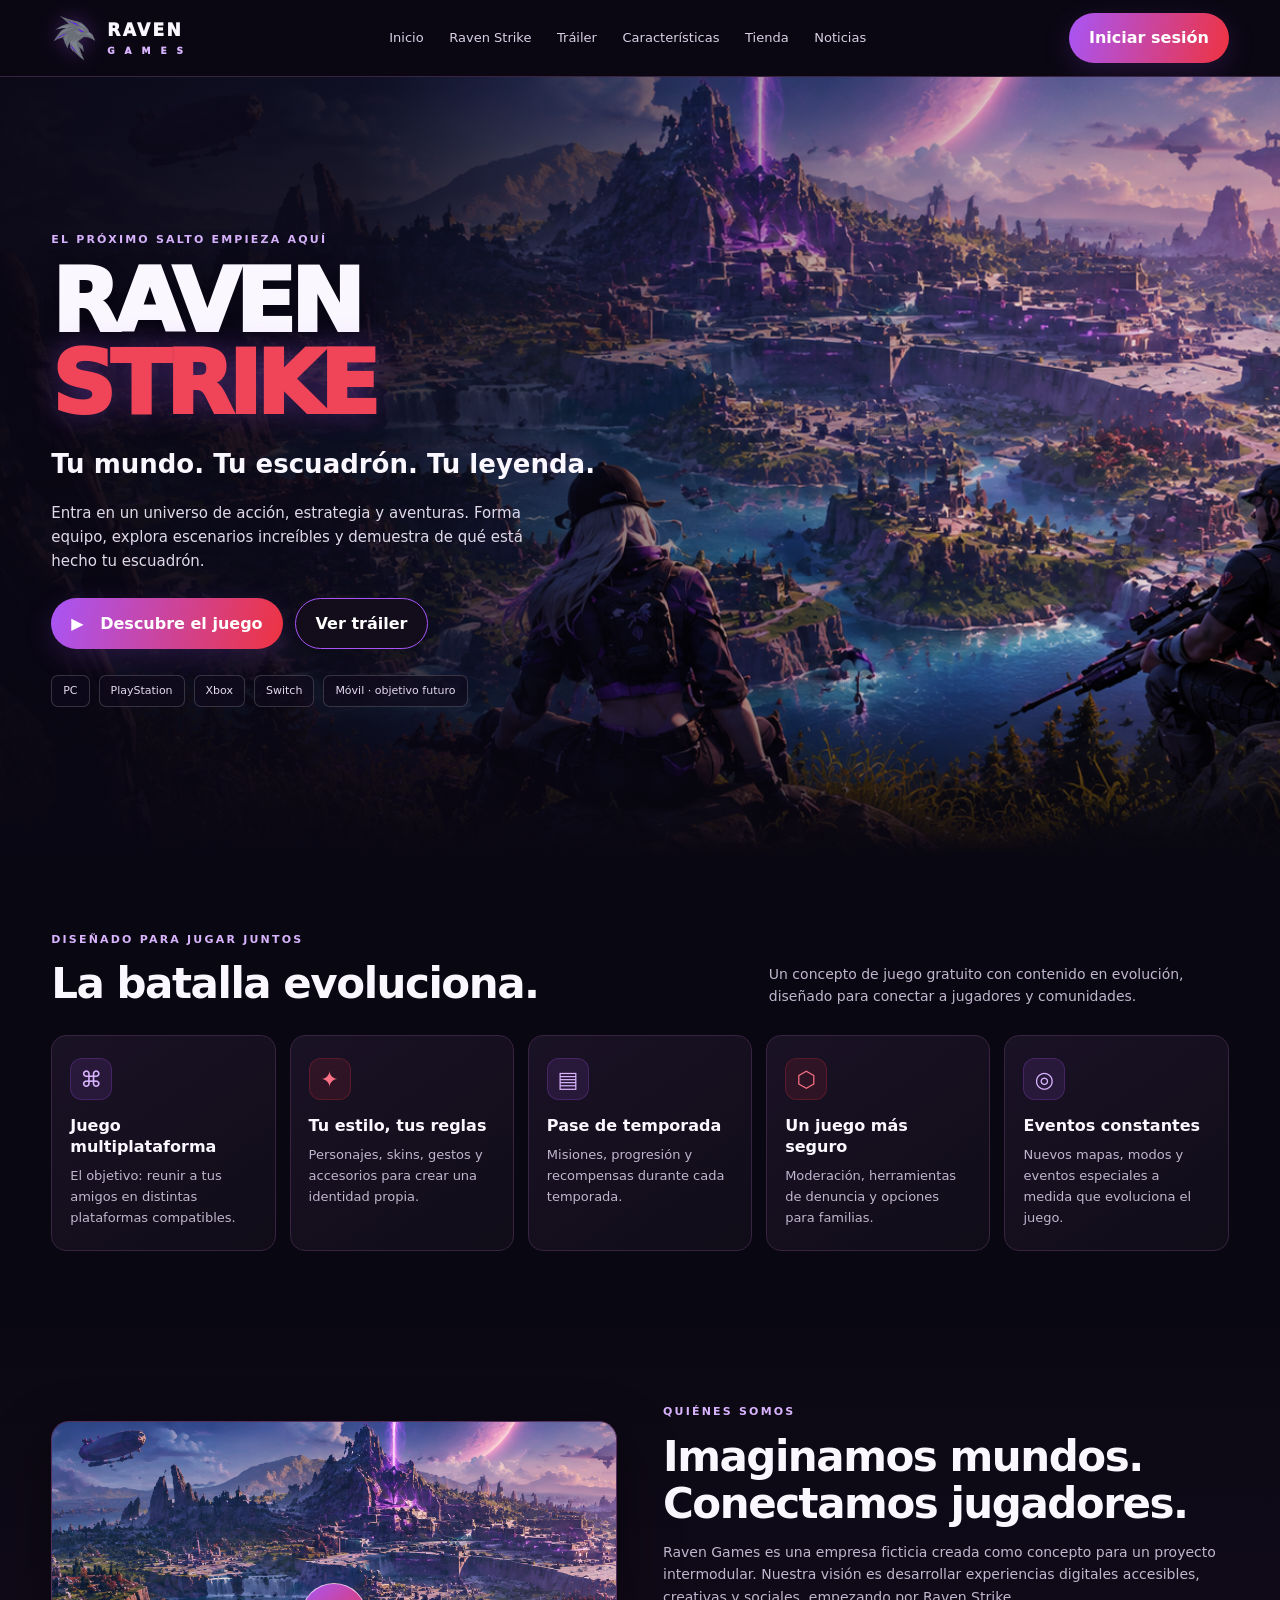
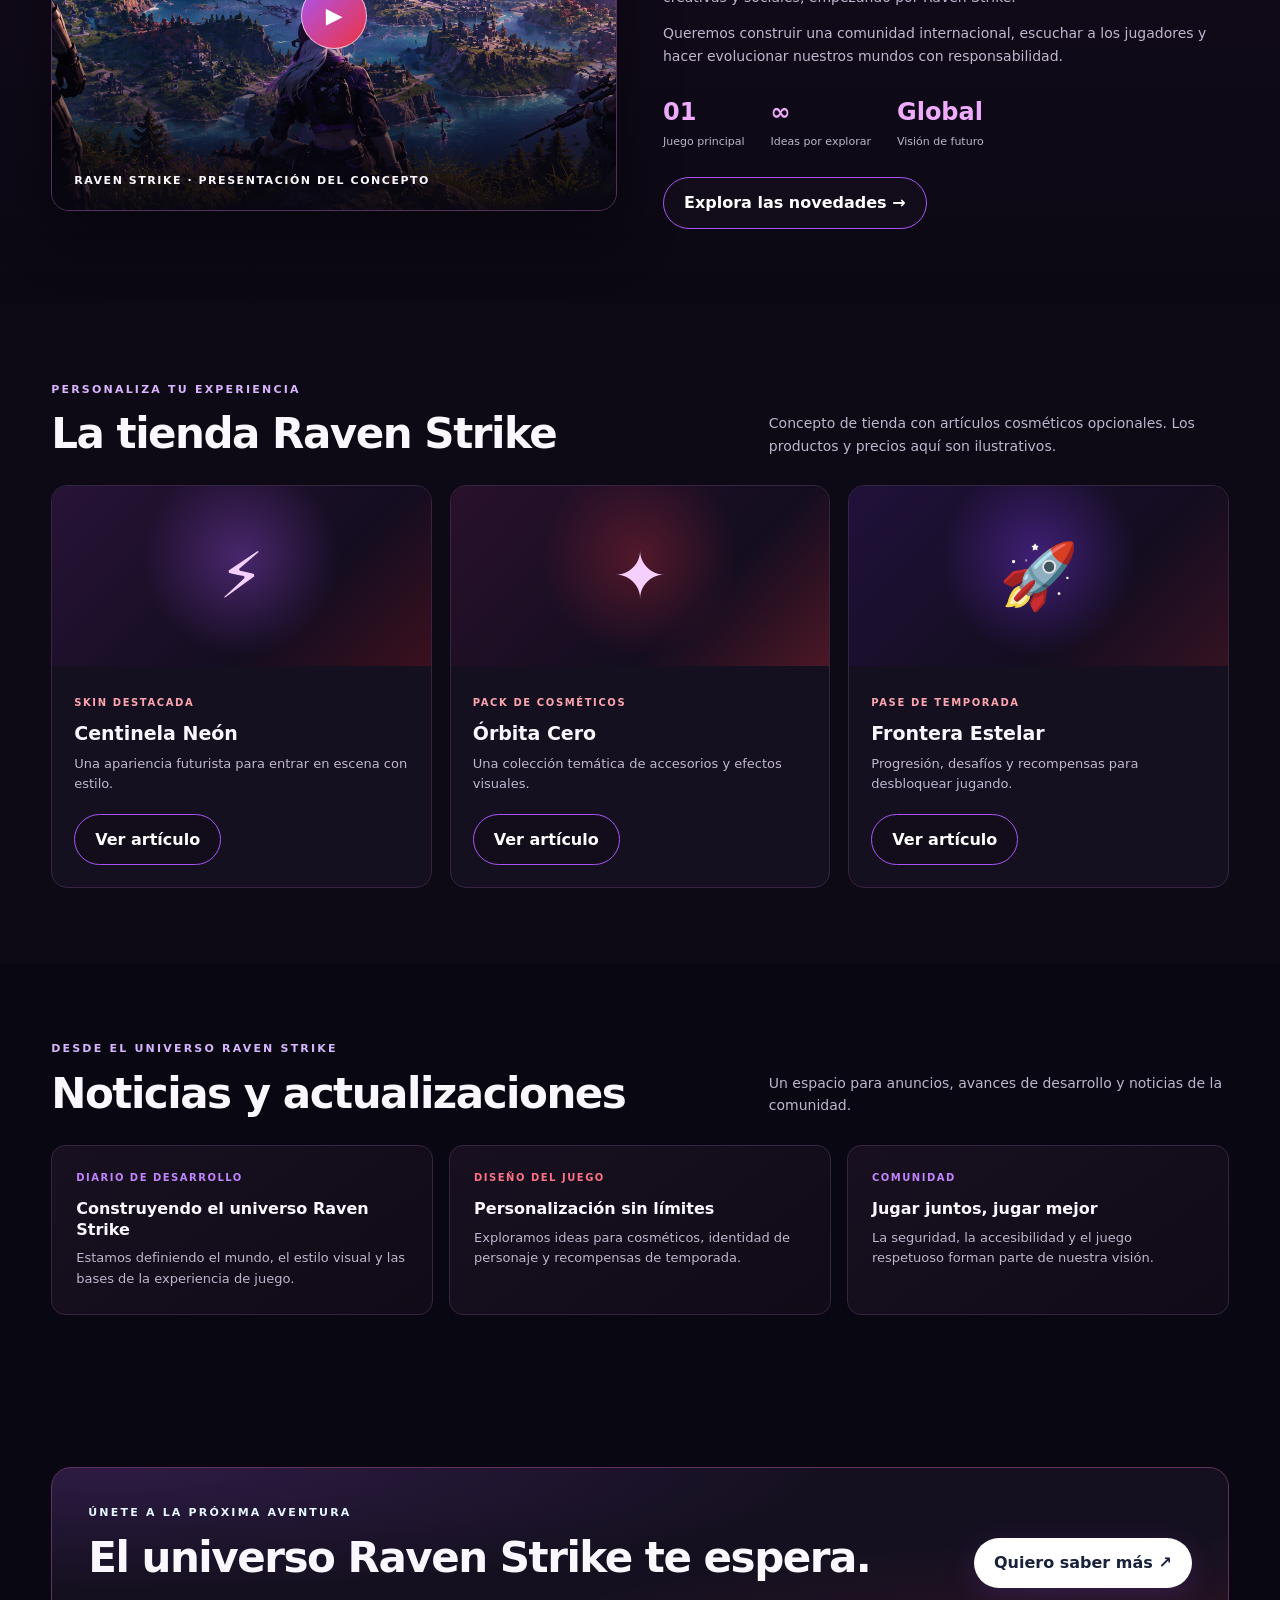
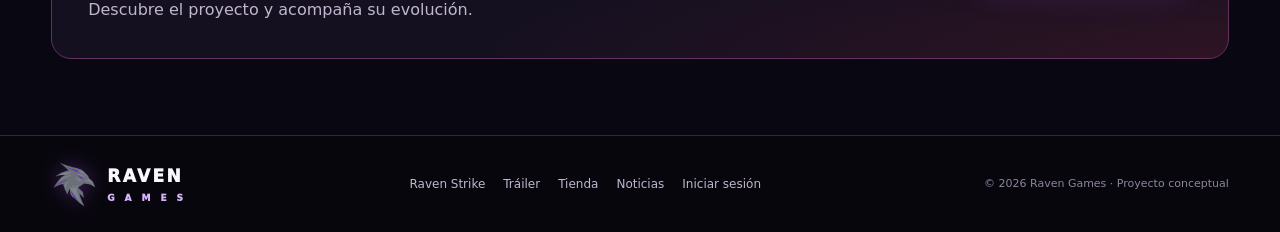
<file: trailer.html>
<!doctype html>
<html lang="es">
<head>
<meta charset="utf-8">
<meta name="viewport" content="width=device-width, initial-scale=1">
<meta name="description" content="Raven Games: descubre Raven Strike, el battle royale futurista gratuito.">
<title>Raven Games | Raven Strike</title>
<link rel="stylesheet" href="styles.css">
</head>
<body>
<header>
 <div class="wrap nav">
  <a class="brand" href="#inicio" aria-label="Raven Games inicio"><img class="brand-logo" src="raven-logo.png" alt="Emblema original de Raven Games"><span>RAVEN<small>G A M E S</small></span></a>
  <nav class="links" id="navlinks"><a href="#inicio">Inicio</a><a href="raven-strike.html">Raven Strike</a><a href="raven-strike.html#trailer">Tráiler</a><a href="#juego">Características</a><a href="#tienda">Tienda</a><a href="#noticias">Noticias</a></nav>
  <a class="btn" href="login.html">Iniciar sesión</a>
  <button class="menu" aria-label="Abrir menú" onclick="document.getElementById('navlinks').classList.toggle('show')">☰</button>
 </div>
</header>
<main>
<section class="hero" id="inicio">
 <div class="wrap"><div class="hero-copy">
  <div class="eyebrow">El próximo salto empieza aquí</div>
  <h1>RAVEN <span>STRIKE</span></h1>
  <h2>Tu mundo. Tu escuadrón. Tu leyenda.</h2>
  <p>Entra en un universo de acción, estrategia y aventuras. Forma equipo, explora escenarios increíbles y demuestra de qué está hecho tu escuadrón.</p>
  <div class="actions"><a class="btn" href="raven-strike.html">▶ &nbsp; Descubre el juego</a><a class="btn secondary" href="raven-strike.html#trailer">Ver tráiler</a></div>
  <div class="platforms"><span>PC</span><span>PlayStation</span><span>Xbox</span><span>Switch</span><span>Móvil · objetivo futuro</span></div>
 </div></div>
</section>
<section id="juego">
 <div class="wrap">
  <div class="section-head"><div><div class="eyebrow">Diseñado para jugar juntos</div><h2>La batalla evoluciona.</h2></div><p>Un concepto de juego gratuito con contenido en evolución, diseñado para conectar a jugadores y comunidades.</p></div>
  <div class="features">
   <article class="feature"><div class="icon">⌘</div><h3>Juego multiplataforma</h3><p>El objetivo: reunir a tus amigos en distintas plataformas compatibles.</p></article>
   <article class="feature"><div class="icon">✦</div><h3>Tu estilo, tus reglas</h3><p>Personajes, skins, gestos y accesorios para crear una identidad propia.</p></article>
   <article class="feature"><div class="icon">▤</div><h3>Pase de temporada</h3><p>Misiones, progresión y recompensas durante cada temporada.</p></article>
   <article class="feature"><div class="icon">⬡</div><h3>Un juego más seguro</h3><p>Moderación, herramientas de denuncia y opciones para familias.</p></article>
   <article class="feature"><div class="icon">◎</div><h3>Eventos constantes</h3><p>Nuevos mapas, modos y eventos especiales a medida que evoluciona el juego.</p></article>
  </div>
 </div>
</section>
<section id="empresa">
 <div class="wrap about-grid">
  <div class="preview"><a class="play" aria-label="Ver tráiler de Raven Strike" href="raven-strike.html#trailer" style="display:grid;place-items:center;text-decoration:none">▶</a><div class="preview-label">RAVEN STRIKE · PRESENTACIÓN DEL CONCEPTO</div></div>
  <div class="about"><div class="eyebrow">Quiénes somos</div><h2>Imaginamos mundos.<br>Conectamos jugadores.</h2><p>Raven Games es una empresa ficticia creada como concepto para un proyecto intermodular. Nuestra visión es desarrollar experiencias digitales accesibles, creativas y sociales, empezando por Raven Strike.</p><p>Queremos construir una comunidad internacional, escuchar a los jugadores y hacer evolucionar nuestros mundos con responsabilidad.</p><div class="stats"><div><strong>01</strong><span>Juego principal</span></div><div><strong>∞</strong><span>Ideas por explorar</span></div><div><strong>Global</strong><span>Visión de futuro</span></div></div><a class="btn secondary" href="#noticias">Explora las novedades →</a></div>
 </div>
</section>
<section class="shop" id="tienda">
 <div class="wrap">
  <div class="section-head"><div><div class="eyebrow">Personaliza tu experiencia</div><h2>La tienda Raven Strike</h2></div><p>Concepto de tienda con artículos cosméticos opcionales. Los productos y precios aquí son ilustrativos.</p></div>
  <div class="cards">
   <article class="item"><div class="item-art">⚡</div><div class="item-body"><small>SKIN DESTACADA</small><h3>Centinela Neón</h3><p>Una apariencia futurista para entrar en escena con estilo.</p><button class="btn secondary" onclick="openModal('shop')">Ver artículo</button></div></article>
   <article class="item"><div class="item-art">✦</div><div class="item-body"><small>PACK DE COSMÉTICOS</small><h3>Órbita Cero</h3><p>Una colección temática de accesorios y efectos visuales.</p><button class="btn secondary" onclick="openModal('shop')">Ver artículo</button></div></article>
   <article class="item"><div class="item-art">🚀</div><div class="item-body"><small>PASE DE TEMPORADA</small><h3>Frontera Estelar</h3><p>Progresión, desafíos y recompensas para desbloquear jugando.</p><button class="btn secondary" onclick="openModal('shop')">Ver artículo</button></div></article>
  </div>
 </div>
</section>
<section id="noticias">
 <div class="wrap">
  <div class="section-head"><div><div class="eyebrow">Desde el universo Raven Strike</div><h2>Noticias y actualizaciones</h2></div><p>Un espacio para anuncios, avances de desarrollo y noticias de la comunidad.</p></div>
  <div class="news-grid">
   <article class="news"><time>DIARIO DE DESARROLLO</time><h3>Construyendo el universo Raven Strike</h3><p>Estamos definiendo el mundo, el estilo visual y las bases de la experiencia de juego.</p></article>
   <article class="news"><time>DISEÑO DEL JUEGO</time><h3>Personalización sin límites</h3><p>Exploramos ideas para cosméticos, identidad de personaje y recompensas de temporada.</p></article>
   <article class="news"><time>COMUNIDAD</time><h3>Jugar juntos, jugar mejor</h3><p>La seguridad, la accesibilidad y el juego respetuoso forman parte de nuestra visión.</p></article>
  </div>
 </div>
</section>
<section id="comunidad"><div class="wrap"><div class="cta"><div><div class="eyebrow" style="color:#e4f7ff">Únete a la próxima aventura</div><h2>El universo Raven Strike te espera.</h2><p>Descubre el proyecto y acompaña su evolución.</p></div><button class="btn" style="background:#fff;color:#18223b" onclick="openModal('community')">Quiero saber más ↗</button></div></div></section>
</main>
<footer><div class="wrap foot"><a class="brand" href="#inicio"><img class="brand-logo" src="raven-logo.png" alt="Emblema original de Raven Games"><span>RAVEN<small>G A M E S</small></span></a><div class="foot-links"><a href="raven-strike.html">Raven Strike</a><a href="raven-strike.html#trailer">Tráiler</a><a href="#tienda">Tienda</a><a href="#noticias">Noticias</a><a href="login.html">Iniciar sesión</a></div><span>© 2026 Raven Games · Proyecto conceptual</span></div></footer>
<div class="modal" id="modal" role="dialog" aria-modal="true" aria-labelledby="modalTitle" onclick="if(event.target===this)closeModal()"><div class="modal-card"><button class="close" aria-label="Cerrar" onclick="closeModal()">×</button><div id="modalContent"></div></div></div>
<script src="script.js"></script>
</body>
</html>
</file>
<file: styles.css>
:root{--bg:#090711;--panel:#151020;--panel2:#1d1226;--text:#faf7ff;--muted:#c0b6ce;--purple:#a855f7;--purple2:#6d28d9;--red:#ef3340;--line:#382440;--max:1200px}
*{box-sizing:border-box}html{scroll-behavior:smooth;scroll-padding-top:86px}body{margin:0;background:var(--bg);color:var(--text);font-family:Inter,ui-sans-serif,system-ui,-apple-system,BlinkMacSystemFont,"Segoe UI",sans-serif;line-height:1.6}body:before{content:"";position:fixed;inset:0;z-index:-1;pointer-events:none;background:radial-gradient(ellipse at 12% 12%,#6d28d91a,transparent 42%),radial-gradient(ellipse at 90% 60%,#ef334012,transparent 35%)}a{color:inherit;text-decoration:none}button{font:inherit}.wrap{width:min(var(--max),92%);margin-inline:auto}
header{position:sticky;top:0;z-index:20;background:#0b0813f2;border-bottom:1px solid #382440;backdrop-filter:blur(14px)}.nav{min-height:76px;display:flex;align-items:center;justify-content:space-between;gap:22px}.brand{display:flex;align-items:center;gap:10px;font-weight:950;letter-spacing:.14em;font-size:17px;white-space:nowrap}.brand-logo{width:46px;height:46px;object-fit:contain;filter:drop-shadow(0 0 10px #a855f755)}.brand small{display:block;font-size:9px;letter-spacing:.38em;color:#d8b4fe}.links{display:flex;align-items:center;gap:clamp(12px,2vw,26px);font-size:13px;color:#d9d0e5}.links a{transition:color .2s}.links a:hover{color:#e879f9}.btn{border:0;border-radius:999px;padding:12px 20px;font-weight:850;color:#fff;background:linear-gradient(105deg,var(--purple),var(--red));cursor:pointer;display:inline-flex;align-items:center;justify-content:center;gap:9px;box-shadow:0 8px 28px #a855f72b;transition:transform .2s,filter .2s}.btn:hover{transform:translateY(-2px);filter:brightness(1.12)}.btn.secondary{background:#130d1b;border:1px solid #a855f7;box-shadow:none}.menu{display:none;background:#171020;color:#fff;border:1px solid var(--line);border-radius:9px;padding:8px 11px}
.hero{min-height:590px;position:relative;display:flex;align-items:center;overflow:hidden;background:#0b0813 url('raven-strike-banner.png') center/cover no-repeat}.hero:before{content:"";position:absolute;inset:0;background:linear-gradient(90deg,#0a0714f5 0%,#0a0714d9 28%,#0a07144d 55%,transparent 78%),linear-gradient(0deg,#090711 0%,transparent 22%,#09071120 100%)}.hero .wrap{position:relative;z-index:1}.hero-copy{max-width:590px;padding:78px 0 72px}.eyebrow{font-size:11px;font-weight:900;letter-spacing:.2em;text-transform:uppercase;color:#d8b4fe;margin-bottom:12px}.hero h1{font-size:clamp(48px,7vw,88px);line-height:.94;letter-spacing:-.055em;margin:0 0 18px;font-weight:1000;text-shadow:0 4px 30px #080510}.hero h1 span{display:block;color:#f04458;text-shadow:0 0 28px #a855f755}.hero h2{font-size:clamp(19px,2.5vw,26px);margin:0 0 12px}.hero p{color:#e0d9e9;max-width:490px;font-size:15px}.actions{display:flex;gap:12px;flex-wrap:wrap;margin:25px 0}.platforms{display:flex;gap:9px;flex-wrap:wrap;margin-top:26px}.platforms span{font-size:11px;color:#e4d9ef;padding:6px 11px;border:1px solid #ffffff2b;background:#100a1cba;border-radius:7px}
section{padding:76px 0}.section-head{display:flex;justify-content:space-between;align-items:end;gap:28px;margin-bottom:28px}.section-head h2,.about h2,.cta h2{font-size:clamp(28px,4vw,42px);letter-spacing:-.035em;line-height:1.12;margin:0}.section-head>p{max-width:460px;color:var(--muted);font-size:14px;margin:0}.features{display:grid;grid-template-columns:repeat(5,minmax(0,1fr));gap:14px}.feature{padding:22px 18px;background:linear-gradient(145deg,#1a1225,#100c18);border:1px solid var(--line);border-radius:15px;min-height:200px;transition:transform .2s,border-color .2s}.feature:hover,.item:hover{transform:translateY(-4px);border-color:#9148ba}.icon{width:42px;height:42px;border-radius:12px;display:grid;place-items:center;background:#a855f71c;color:#d8b4fe;border:1px solid #a855f73b;font-size:22px;margin-bottom:16px}.feature:nth-child(even) .icon{color:#fb7185;background:#ef33401a;border-color:#ef334038}.feature h3,.item h3,.news h3{font-size:16px;line-height:1.3;margin:0 0 8px}.feature p,.item p,.news p{font-size:13px;color:var(--muted);margin:0}
#empresa{background:linear-gradient(180deg,#0b0813,#100a18 50%,#0b0813)}.about-grid{display:grid;grid-template-columns:1fr 1fr;gap:46px;align-items:center}.preview{min-height:390px;border-radius:18px;overflow:hidden;position:relative;background:#140c20 url('raven-strike-banner.png') center/cover no-repeat;border:1px solid #54305f;box-shadow:0 22px 60px #0006}.preview:after{content:"";position:absolute;inset:45% 0 0;background:linear-gradient(transparent,#090711e8)}.play{position:absolute;z-index:2;left:50%;top:50%;transform:translate(-50%,-50%);width:66px;height:66px;border:1px solid #ffffffa8;border-radius:50%;background:linear-gradient(135deg,var(--purple),var(--red));color:white;font-size:22px;cursor:pointer;box-shadow:0 0 40px #a855f755}.preview-label{position:absolute;z-index:2;left:22px;bottom:20px;font-size:11px;letter-spacing:.14em;font-weight:900}.about p{color:var(--muted);font-size:14px}.stats{display:flex;gap:26px;margin:26px 0}.stats div{display:grid;gap:2px}.stats strong{font-size:24px;color:#f0abfc}.stats span{font-size:11px;color:var(--muted)}
.shop{background:#0d0915}.cards{display:grid;grid-template-columns:repeat(3,minmax(0,1fr));gap:18px}.item{border:1px solid var(--line);background:#151020;border-radius:16px;overflow:hidden;transition:transform .2s,border-color .2s}.item-art{height:180px;display:grid;place-items:center;font-size:64px;color:#f5d0fe;background:radial-gradient(circle at 50% 40%,#a855f755,transparent 45%),linear-gradient(135deg,#271337,#140d20 65%,#3b101e)}.item:nth-child(2) .item-art{background:radial-gradient(circle at 50% 40%,#ef334044,transparent 45%),linear-gradient(135deg,#29112b,#140d20 65%,#4c1725)}.item:nth-child(3) .item-art{background:radial-gradient(circle at 50% 40%,#7c3aed66,transparent 45%),linear-gradient(135deg,#20113a,#140d20 65%,#341222)}.item-body{padding:22px}.item-body small{font-size:10px;color:#fda4af;letter-spacing:.16em;font-weight:900}.item-body h3{font-size:19px;margin-top:7px}.item-body p{min-height:42px;margin-bottom:18px}.news-grid{display:grid;grid-template-columns:repeat(3,minmax(0,1fr));gap:16px}.news{padding:24px;border:1px solid var(--line);border-radius:14px;background:linear-gradient(145deg,#181020,#100b17)}.news time{display:block;font-size:10px;letter-spacing:.15em;color:#c084fc;font-weight:900;margin-bottom:13px}.news:nth-child(2) time{color:#fb7185}.cta{display:flex;align-items:center;justify-content:space-between;gap:28px;padding:36px;border-radius:20px;border:1px solid #64305d;background:radial-gradient(ellipse at 5% 0%,#a855f72a,transparent 45%),radial-gradient(ellipse at 100% 100%,#ef33401e,transparent 45%),#151020}.cta p{color:var(--muted);margin-bottom:0}.foot{display:flex;align-items:center;justify-content:space-between;gap:24px;padding:25px 0;flex-wrap:wrap}.foot>span{font-size:11px;color:#8f849b}.foot-links{display:flex;gap:18px;font-size:12px;color:var(--muted)}footer{border-top:1px solid var(--line);background:#08060d}
.modal{position:fixed;inset:0;z-index:40;display:none;align-items:center;justify-content:center;padding:20px;background:#05030bd9;backdrop-filter:blur(8px)}.modal.show{display:flex}.modal-card{position:relative;width:min(460px,100%);padding:34px;border:1px solid #693c78;border-radius:18px;background:#171020;box-shadow:0 24px 90px #0009}.modal-card h2{margin-top:0}.modal-card p{color:var(--muted)}.close{position:absolute;right:14px;top:12px;background:none;border:0;color:white;font-size:28px;cursor:pointer}
@media(max-width:1000px){.links{gap:12px}.links a{font-size:12px}.features{grid-template-columns:repeat(3,minmax(0,1fr))}.hero{background-position:58% center}}
@media(max-width:760px){.nav{min-height:68px}.links{display:none;position:absolute;top:68px;left:0;right:0;background:#0b0813;border-bottom:1px solid var(--line);padding:18px 4%;flex-direction:column;align-items:flex-start}.links.show{display:flex}.nav>.btn{margin-left:auto;padding:10px 13px;font-size:12px}.menu{display:block}.brand-logo{width:39px;height:39px}.hero{min-height:650px;background-position:58% center}.hero:before{background:linear-gradient(90deg,#0a0714eb,#0a071499 70%,#0a071455),linear-gradient(0deg,#090711 0%,transparent 40%)}.hero-copy{padding:74px 0 54px;max-width:540px}.section-head{align-items:start;flex-direction:column}.features{grid-template-columns:repeat(2,minmax(0,1fr))}.about-grid{grid-template-columns:1fr;gap:28px}.preview{min-height:280px}.cards,.news-grid{grid-template-columns:1fr}.item-art{height:145px}.cta{align-items:flex-start;flex-direction:column;padding:26px}.foot{align-items:flex-start;flex-direction:column}.stats{gap:18px}}
@media(max-width:420px){.features{grid-template-columns:1fr}.hero h1{font-size:48px}.actions .btn{width:100%}.platforms span{font-size:10px}.stats{gap:12px}.stats strong{font-size:20px}}
</file>
<file: style.css>
/* Estilos generales */

* {

    box-sizing: border-box;

}

body {

    font-family: Arial, sans-serif;

    margin: 0;

    background-color: #10fa0848;

    color: #00910c;

    line-height: 1.6;

}

/* Cabecera */

header {

    background-color: #25eb25;

    color: white;

    text-align: center;

    padding: 35px 20px;

}

header h1 {

    margin: 0;

    font-size: 36px;

}

/* Menú de navegación */

nav {

    background-color: #094901;

    text-align: center;

    padding: 15px;

}

nav a {

    color: white;

    text-decoration: none;

    margin: 0 15px;

    font-weight: bold;

}

nav a:hover {

    color: #93c5fd;

}

/* Contenido principal */

main {

    max-width: 1000px;

    margin: 30px auto;

    padding: 20px;

}

section {

    margin-bottom: 40px;

}

h2 {

    color: #4deb25b9;

}

/* Presentación */

.presentacion {

    background-color: white;

    text-align: center;

    padding: 40px 20px;

    border-radius: 12px;

    box-shadow: 0 4px 10px rgba(0, 0, 0, 0.1);

}

/* Botón */

button {

    background-color: #565a58fd;

    color: white;

    border: none;

    padding: 12px 25px;

    border-radius: 6px;

    cursor: pointer;

    font-size: 20px;

}

button:hover {

    background-color: #04f804a2;

}

/* Tarjetas */

.tarjetas {

    display: flex;

    gap: 20px;

    flex-wrap: wrap;

}

.tarjeta {

    flex: 1;

    min-width: 200px;

    background-color: white;

    padding: 20px;

    border-radius: 20px;

    box-shadow: 0 3px 8px rgba(0, 0, 0, 0.08);

    transition: transform 0.3s;

}

.tarjeta:hover {

    transform: translateY(-5px);

}

/* Pie de página */

footer {

    background-color: #1e293b;

    color: white;

    text-align: center;

    padding: 20px;

}

/* Adaptación a móviles */

@media (max-width: 600px) {

    header h1 {

        font-size: 28px;

    }

    nav a {

        display: inline-block;

        margin: 5px 8px;

    }

    .tarjetas {

        flex-direction: column;

    }

}
</file>
<file: estilos.css>
@import url('https://fonts.googleapis.com/css2?family=Anybody&display=swap');

* {
    margin:0;
    padding:0;
    box-sizing: border-box;
}

body{
    min-height: 100vh;
    background-color: #ffffff;
    color:#000;
    font-family: 'Anybody', cursive;
}

header {
    /* min-height: 300px; */
    background-color: rgb(255, 0, 191);
    text-align: center;
    padding:60px;
    
}
header h1{
    font-size: 2.5em;
}
nav {
    /* height: 50px; */
    background-color: #000;
    color:#ffffff;
    text-align: center;
}
nav a{
    text-decoration: none;
    color:#fff;
    padding:15px 20px;
    display:inline-block;
    /* background-color: red; */
}

nav a:hover{
    text-decoration: underline;
}
main article{
    /* background-color: red; */
    padding:20px 0;
    overflow: hidden;
    
}
main article h2{
    width:40%;
    min-width: 400px;
    background-color: rgb(255, 0, 191);
    padding:20px;
    
}
main article .contenido{
    padding:30px;
    /* background-color: aqua; */
}
main article img{
    
    width: 40%;
    min-width: 100px;
    max-width: 200px;
    margin-right: 20px;;
    float:left;
}
main article p{
    margin-top:20px;
    /* margin-left:20px; */
    line-height: 25px;
}
main .info{
    background-color: rgb(255, 0, 170);
    text-align: center;
    font-weight: bolder;
    
}
main .info p{
    padding:40px 20% 0;
    line-height: 20px;;
}

main .info img{
    width: 20%;
    max-width: 200px;
    /* border:5px solid #fff; */
    margin-bottom: -20px;
}
footer{
    /* height: 50px; */
    background-color: #000;
    color:#fff;
    text-align: center;
    padding:15px;
}
</file>
<file: login.css>
.login-page{min-height:100vh;background:#090711;overflow-x:hidden}.login-shell{min-height:100vh;display:grid;grid-template-columns:minmax(0,1.08fr) minmax(440px,.92fr)}.login-art{position:relative;display:flex;flex-direction:column;justify-content:space-between;min-height:100vh;padding:36px clamp(28px,5vw,76px);isolation:isolate;background:#110817 url('raven-strike-banner.png') center/cover no-repeat}.login-art:before{content:"";position:absolute;inset:0;z-index:-1;background:linear-gradient(90deg,#0a0715e8,#0a07159c 65%,#0a07155c),linear-gradient(0deg,#090711ed 0%,transparent 38%,#09071155 100%)}.login-brand{align-self:flex-start}.art-copy{max-width:620px;padding:70px 0}.art-copy h1{font-size:clamp(42px,5.2vw,76px);letter-spacing:-.06em;line-height:.99;margin:0 0 20px;font-weight:950}.art-copy h1 span{color:#f04458;text-shadow:0 0 35px #a855f766}.art-copy p{max-width:420px;color:#e3d9ec;font-size:16px}.art-foot{display:flex;align-items:center;gap:10px;font-size:10px;font-weight:850;letter-spacing:.18em;color:#e9def3}.live-dot{width:7px;height:7px;border-radius:50%;background:#ef3340;box-shadow:0 0 12px #ef3340}.art-separator{color:#a855f7}.login-side{min-height:100vh;padding:30px clamp(24px,5vw,74px) 20px;display:flex;flex-direction:column;justify-content:space-between;background:radial-gradient(ellipse at 95% 10%,#6d28d91b,transparent 38%),radial-gradient(ellipse at 0 100%,#ef334012,transparent 34%),#0b0812}.back-link{font-size:12px;color:#bdb1ca;display:inline-flex;gap:9px;align-items:center;align-self:flex-start;transition:color .2s}.back-link:hover{color:#fff}.back-link span{font-size:18px}.login-card{width:100%;max-width:420px;margin:38px auto 42px}.login-card .eyebrow{margin-bottom:9px;color:#c084fc}.login-card h2{font-size:clamp(30px,3vw,39px);letter-spacing:-.045em;line-height:1.1;margin:0}.login-intro{margin:10px 0 28px;color:#a99db7;font-size:13px}.login-card form>label,.password-heading label{display:block;font-size:12px;font-weight:750;color:#eee7f5;margin-bottom:9px}.field-wrap{height:49px;display:flex;align-items:center;gap:10px;padding:0 13px;margin-bottom:20px;border:1px solid #382440;border-radius:9px;background:#120d1b;transition:border-color .2s,box-shadow .2s}.field-wrap:focus-within{border-color:#a855f7;box-shadow:0 0 0 3px #a855f71a}.field-icon{font-size:19px;color:#a78bb8;width:18px;text-align:center}.field-wrap input{min-width:0;flex:1;background:transparent;border:0;outline:0;color:#fff;font:inherit;font-size:13px}.field-wrap input::placeholder{color:#74677f}.password-heading{display:flex;justify-content:space-between;align-items:center;gap:12px}.password-heading a,.signup-line a,.legal a{font-size:11px;color:#d8b4fe;text-decoration:none}.password-heading a:hover,.signup-line a:hover,.legal a:hover{text-decoration:underline;color:#fda4af}.toggle-password{border:0;background:transparent;color:#d8b4fe;font-size:11px;font-weight:800;cursor:pointer;padding:7px}.remember{display:flex;align-items:center;gap:9px;margin:0 0 21px;color:#b7aabe;font-size:11px;cursor:pointer}.remember input{accent-color:#a855f7;width:14px;height:14px}.login-submit{width:100%;height:49px;border:0;border-radius:9px;background:linear-gradient(105deg,#9333ea,#c026d3 48%,#e52e42);color:white;font-weight:900;font-size:13px;cursor:pointer;box-shadow:0 8px 25px #a855f72a;display:flex;align-items:center;justify-content:center;gap:12px;transition:transform .2s,filter .2s}.login-submit:hover{transform:translateY(-2px);filter:brightness(1.1)}.login-submit span{font-size:19px}.form-message{font-size:12px;line-height:1.5;margin:10px 0 0;min-height:0;color:#fda4af}.form-message:empty{display:none}.separator{display:flex;align-items:center;gap:13px;margin:24px 0 17px}.separator span{height:1px;background:#2c2034;flex:1}.separator small{font-size:9px;letter-spacing:.16em;color:#80748b;white-space:nowrap}.social-buttons{display:grid;grid-template-columns:1fr 1fr;gap:12px}.social-button{height:43px;border:1px solid #392941;border-radius:9px;background:#120d1b;color:#f2eaf7;font-size:12px;font-weight:750;display:flex;align-items:center;justify-content:center;gap:9px;cursor:pointer;transition:border-color .2s,background .2s}.social-button:hover{border-color:#a855f7;background:#1b1025}.discord-mark{font-size:18px;color:#b9a2ff}.google-mark{font-weight:950;font-size:16px;color:#fda4af}.signup-line{text-align:center;color:#a99db7;font-size:12px;margin:23px 0 17px}.signup-line a{font-size:12px;font-weight:850;margin-left:3px}.legal{text-align:center;color:#766b82;font-size:10px;line-height:1.7;margin:0}.legal a{font-size:10px}.side-footer{display:flex;justify-content:space-between;gap:15px;flex-wrap:wrap;color:#756980;font-size:10px}.side-footer b{color:#c084fc;margin-left:5px}.mobile-mark{display:none}
@media(max-width:900px){.login-shell{grid-template-columns:minmax(0,.8fr) minmax(400px,1fr)}.login-art{padding:30px}.art-copy h1{font-size:48px}.login-side{padding-inline:30px}}
@media(max-width:680px){.login-shell{display:block}.login-art{min-height:230px;height:30vh;max-height:300px;padding:20px 22px;background-position:center 43%}.login-brand .brand-logo{width:38px;height:38px}.login-brand{font-size:14px}.art-copy{padding:12px 0 8px}.art-copy .eyebrow{font-size:9px;margin-bottom:7px}.art-copy h1{font-size:clamp(29px,7vw,42px);margin-bottom:8px}.art-copy p{font-size:12px;max-width:330px;margin:0}.art-foot{font-size:8px}.login-side{min-height:calc(100vh - 230px);padding:22px 22px 18px}.back-link{display:none}.login-card{margin:0 auto 30px;max-width:440px}.mobile-mark{display:none}.login-card h2{font-size:32px}.side-footer{font-size:9px}}
@media(max-width:380px){.login-side{padding-inline:16px}.social-buttons{gap:8px}.art-copy h1{font-size:29px}.art-copy p{font-size:11px}}
* {
  margin: 0;
  padding: 0;
  box-sizing: border-box;
}

body {
  background: #101015;
  color: #eeeaf2;
  font-family: Arial, sans-serif;
}

.header {
  background: #191820;
  padding: 18px 5%;
  display: flex;
  align-items: center;
  justify-content: space-between;
  gap: 18px;
  flex-wrap: wrap;
  border-bottom: 1px solid #34303e;
}

.logo {
  color: #d1b6e8;
  font-size: 22px;
  font-weight: bold;
  text-decoration: none;
}

nav {
  display: flex;
  flex-wrap: wrap;
  gap: 8px;
}

nav button {
  background: transparent;
  color: #ddd5e7;
  border: 0;
  padding: 10px;
  cursor: pointer;
}

nav button:hover {
  color: #c9a5ed;
}

.wallet {
  color: #d8b8f5;
  font-weight: bold;
}

.menu-button {
  display: none;
}

main {
  width: 90%;
  max-width: 1200px;
  margin: 35px auto;
  min-height: 65vh;
}

.page {
  display: none;
}

.page.active {
  display: block;
}

h1 {
  font-size: 36px;
  margin-bottom: 15px;
}

h2 {
  margin: 35px 0 18px;
}

p {
  color: #bcb7c4;
  line-height: 1.6;
}

.hero {
  background: linear-gradient(130deg, #292234, #17151d 75%);
  border: 1px solid #44374f;
  border-radius: 18px;
  padding: 75px 30px;
  margin-bottom: 35px;
  text-align: center;
}

.hero h1 {
  font-size: clamp(38px, 7vw, 65px);
  color: #d6c1e9;
  letter-spacing: 4px;
}

.small-hero {
  padding: 40px 20px;
}

.eyebrow {
  letter-spacing: 4px;
  color: #bda0d4;
  margin-bottom: 15px;
}

.primary {
  background: #8e70a9;
  color: white;
  padding: 14px 22px;
  border: 0;
  border-radius: 8px;
  cursor: pointer;
  margin-top: 20px;
}

.cards {
  display: grid;
  grid-template-columns: repeat(auto-fit, minmax(220px, 1fr));
  gap: 20px;
  margin: 25px 0;
}

.card {
  background: #1c1a22;
  border: 1px solid #37313e;
  padding: 25px;
  border-radius: 13px;
  transition: .2s;
}

.card:hover {
  transform: translateY(-3px);
  border-color: #9475ad;
}

.card h3 {
  color: #d6c1e9;
  margin-bottom: 12px;
}

.card button {
  background: #766087;
  color: white;
  border: none;
  border-radius: 7px;
  padding: 11px 15px;
  cursor: pointer;
  margin-top: 15px;
}

.card button:hover,
.primary:hover {
  background: #9479a9;
}

input {
  width: 100%;
  padding: 13px;
  background: #111016;
  border: 1px solid #51445b;
  color: white;
  border-radius: 7px;
  margin-top: 12px;
}

.notice {
  margin-top: 20px;
  font-size: 13px;
}

footer {
  background: #191820;
  text-align: center;
  padding: 35px;
  border-top: 1px solid #34303e;
}

footer h3 {
  color: #d1b6e8;
  margin-bottom: 10px;
}

@media (max-width: 850px) {
  .menu-button {
    display: block;
    background: #30283a;
    color: white;
    border: none;
    padding: 10px;
    border-radius: 6px;
  }

  nav {
    display: none;
    width: 100%;
    flex-direction: column;
  }

  nav.open {
    display: flex;
  }

  nav button {
    text-align: left;
  }

  .wallet {
    width: 100%;
  }

  h1 {
    font-size: 29px;
  }
}
</file>
